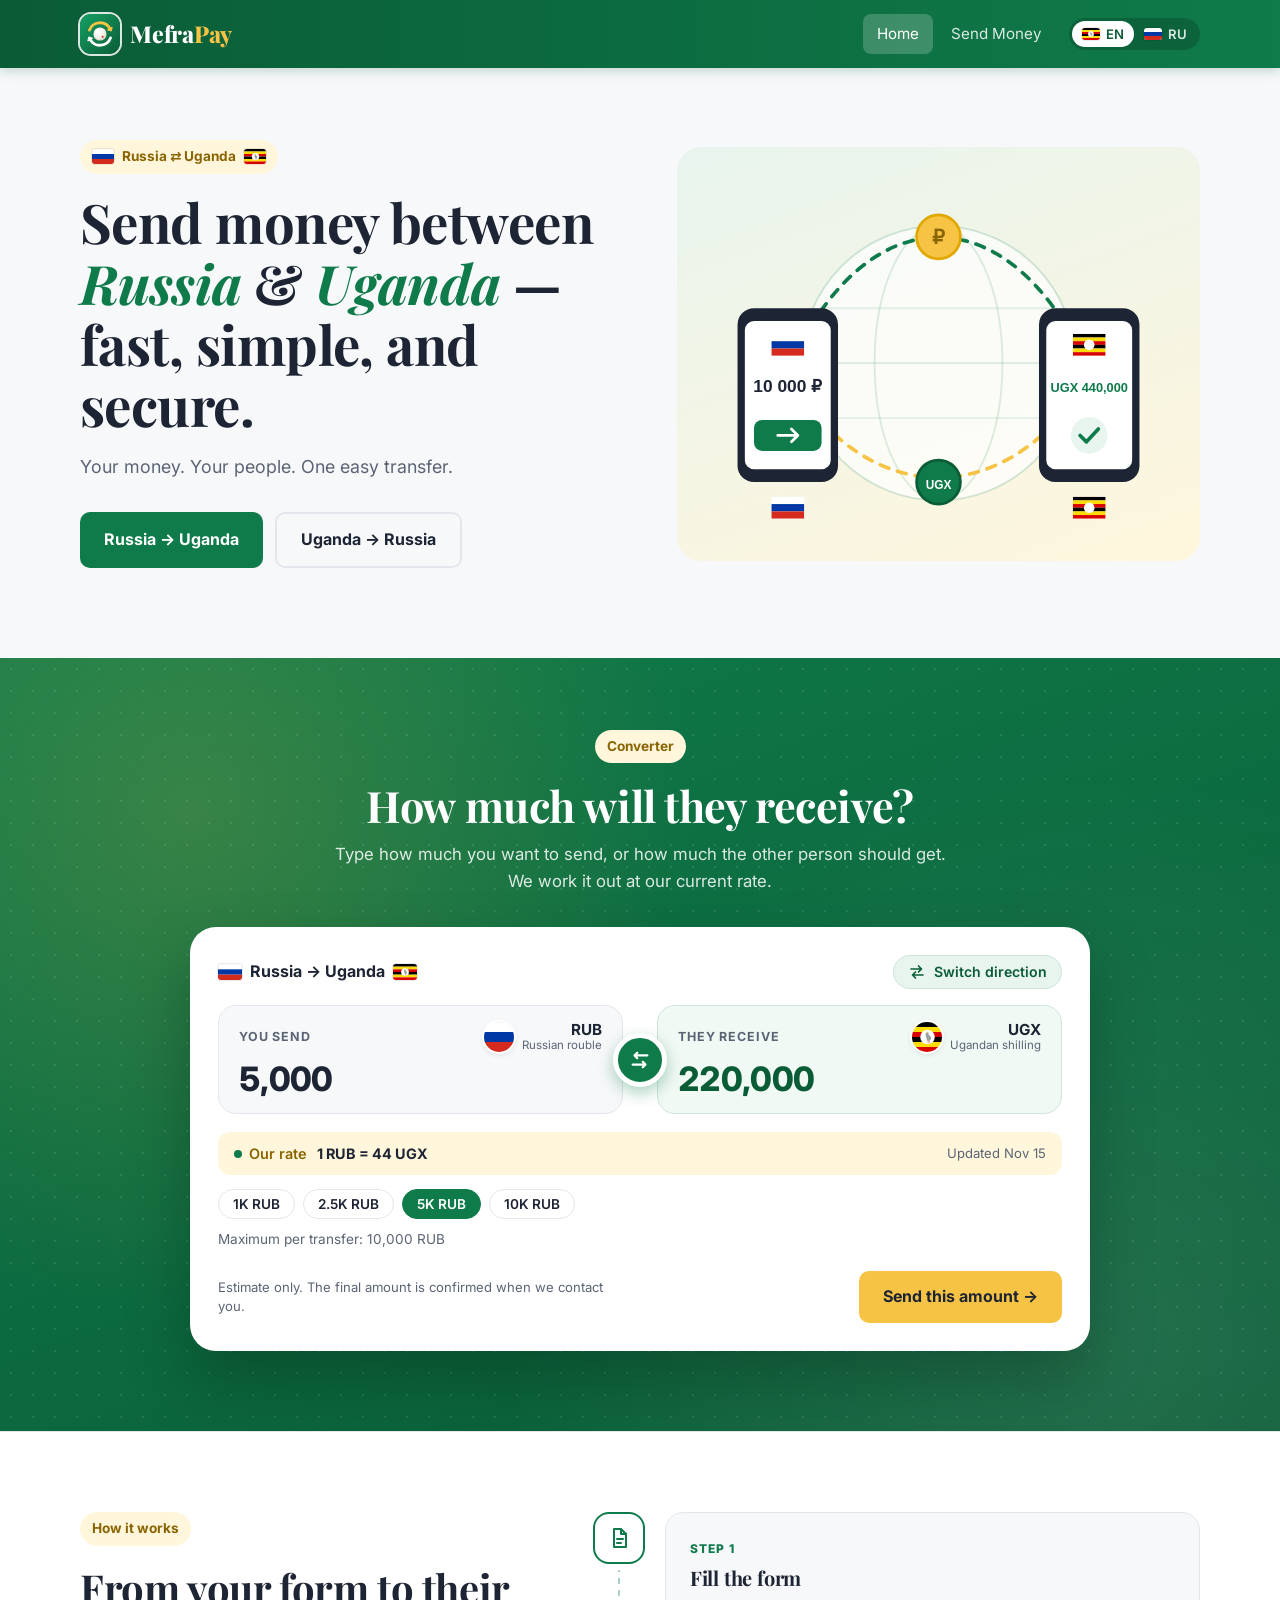
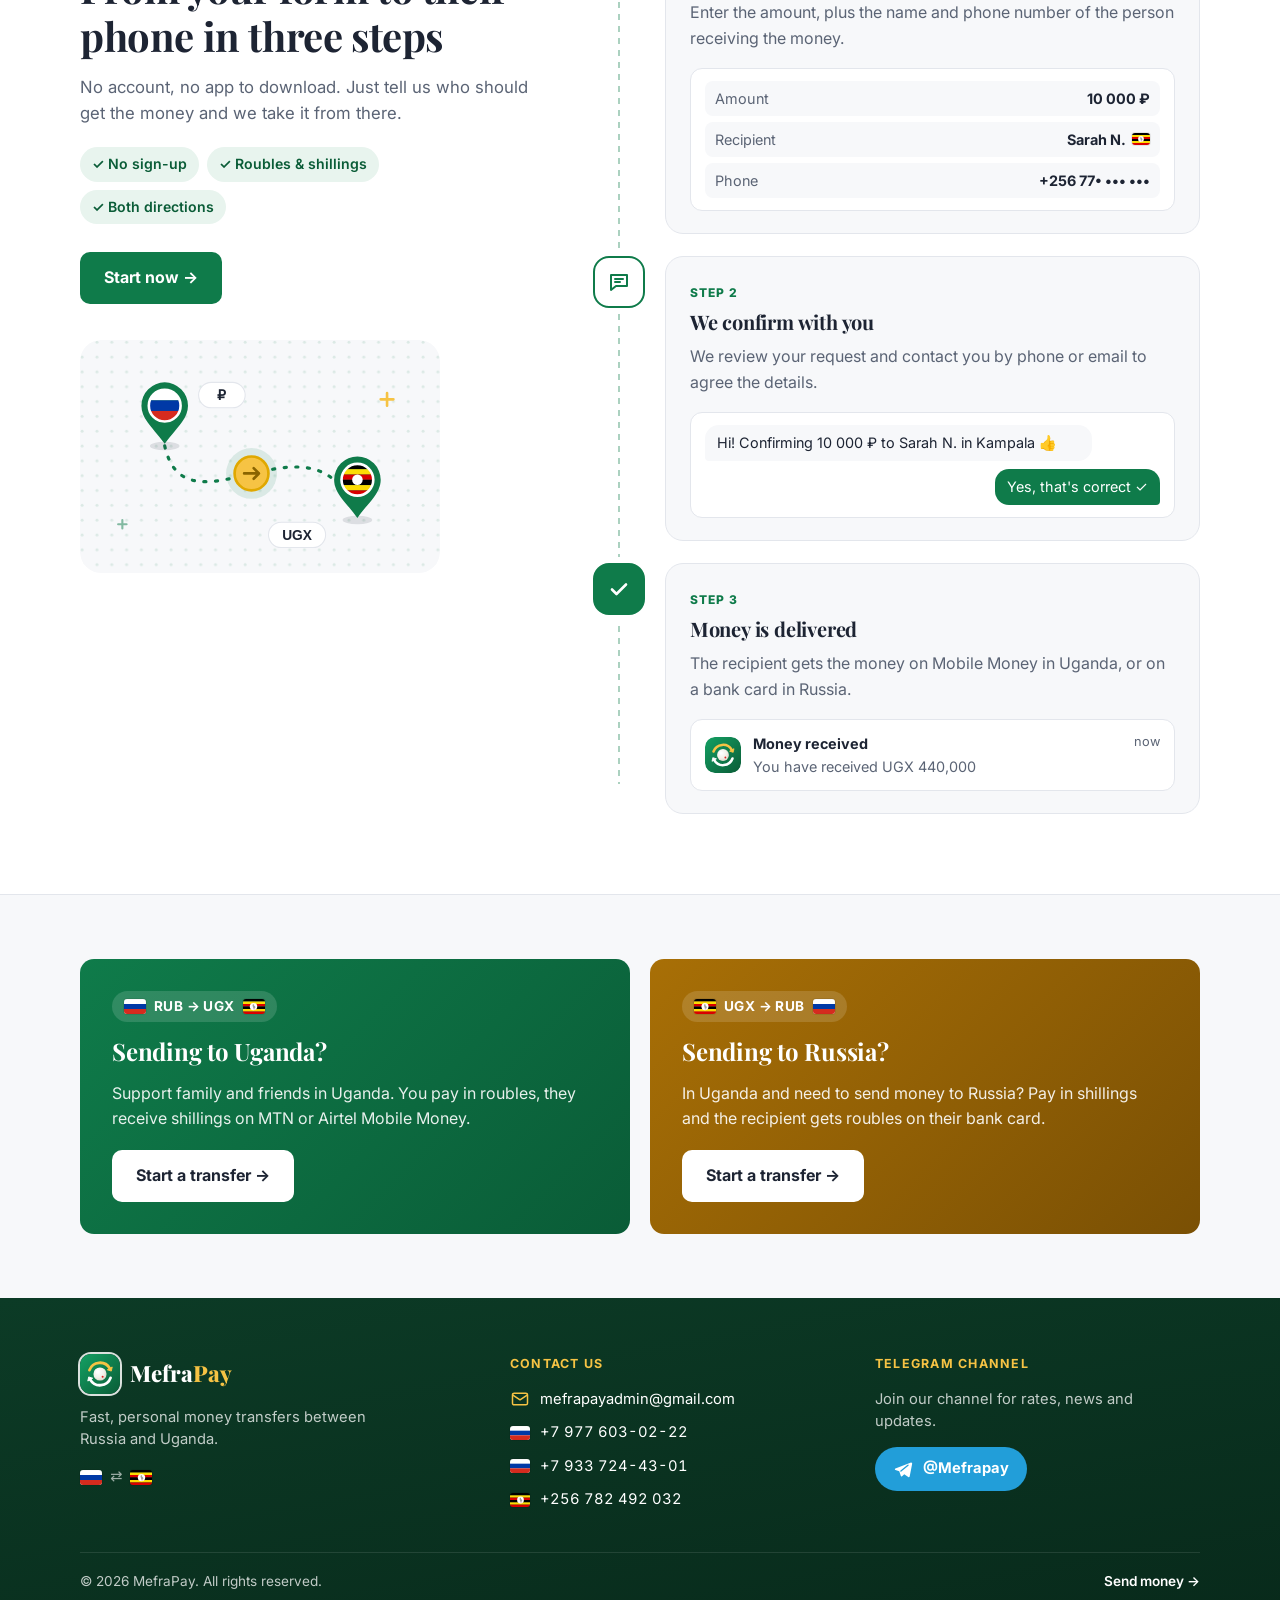
<file: index.html>
<!DOCTYPE html>
<html lang="en">
<head>
  <meta charset="UTF-8">
  <meta name="viewport" content="width=device-width, initial-scale=1.0">
  <title data-i18n="title.home">MefraPay – Money transfers Russia ⇄ Uganda</title>
  <meta name="description" content="Send money between Russia and Uganda. Roubles and Ugandan shillings, in both directions.">
  <link rel="preconnect" href="https://fonts.googleapis.com">
  <link rel="preconnect" href="https://fonts.gstatic.com" crossorigin>
  <link href="https://fonts.googleapis.com/css2?family=Inter:wght@400;500;600;700&family=Playfair+Display:wght@600;700;800&display=swap" rel="stylesheet">
  <link rel="icon" type="image/svg+xml" href="images/logo.svg">
  <link rel="stylesheet" href="styles.css">
</head>
<body>

  <header class="site-header">
    <div class="container">
      <a href="index.html" class="logo"><img src="images/logo.svg" alt="" class="logo-mark"><span class="name">Mefra<span class="accent">Pay</span></span></a>
      <div class="header-right">
        <nav class="nav">
          <a href="index.html" class="active home-link" data-i18n="nav.home">Home</a>
          <a href="send.html" data-i18n="nav.send">Send Money</a>
        </nav>
        <div class="lang-switch" role="group" aria-label="Language / Язык">
          <button type="button" data-lang="en"><img src="images/flag-ug.svg" alt="" class="flag">EN</button>
          <button type="button" data-lang="ru"><img src="images/flag-ru.svg" alt="" class="flag">RU</button>
        </div>
      </div>
    </div>
  </header>

  <main>
    <section class="hero">
      <div class="container">
        <div>
          <span class="eyebrow">
            <img src="images/flag-ru.svg" alt="" class="flag">
            <span data-i18n="hero.eyebrow">Russia ⇄ Uganda</span>
            <img src="images/flag-ug.svg" alt="" class="flag">
          </span>
          <h1 data-i18n-html="hero.title">Send money between <span>Russia</span> &amp; <span>Uganda</span> — fast, simple, and secure.</h1>
          <p class="lead" data-i18n="hero.lead">Your money. Your people. One easy transfer.</p>
          <div class="hero-actions">
            <a href="send.html?dir=to" class="btn btn-primary" data-i18n="route.to">Russia → Uganda</a>
            <a href="send.html?dir=from" class="btn btn-ghost" data-i18n="route.from">Uganda → Russia</a>
          </div>
        </div>
        <div class="hero-art">
          <img src="images/hero.svg" alt="Illustration of roubles sent from a phone in Russia arriving as shillings on a phone in Uganda">
        </div>
      </div>
    </section>

    <section class="converter-band" id="converter">
      <div class="container">
        <div class="conv-head">
          <span class="eyebrow" data-i18n="conv.eyebrow">Converter</span>
          <h2 data-i18n="conv.title">How much will they receive?</h2>
          <p data-i18n="conv.lead">Type how much you want to send, or how much the other person should get. We work out the rest using the latest exchange rate.</p>
        </div>

        <div class="cx-card">
          <div class="cx-route">
            <div class="cx-route-text" id="c-route" aria-live="polite"></div>
            <button type="button" id="c-switch" class="cx-switch">
              <svg viewBox="0 0 24 24" aria-hidden="true"><path d="M4 8h14m0 0-4-4m4 4-4 4M20 16H6m0 0 4-4m-4 4 4 4"/></svg>
              <span data-i18n="conv.switch">Switch direction</span>
            </button>
          </div>
          <div class="cx-row">
            <div class="cx-panel">
              <div class="cx-top">
                <label for="c-send" data-i18n="conv.send">You send</label>
                <span class="cx-cur">
                  <img id="c-send-flag" src="images/flag-ru.svg" alt="" class="round-flag">
                  <span><b id="c-send-cur">RUB</b><small id="c-send-name">Russian rouble</small></span>
                </span>
              </div>
              <input type="text" id="c-send" class="cx-input" inputmode="decimal" autocomplete="off">
            </div>

            <button type="button" id="c-swap" class="cx-swap hint" aria-label="Switch direction" title="Switch direction">
              <svg viewBox="0 0 24 24" aria-hidden="true"><path d="M7 4v14m0 0l-3-3m3 3l3-3M17 20V6m0 0l-3 3m3-3l3 3"/></svg>
            </button>

            <div class="cx-panel receive">
              <div class="cx-top">
                <label for="c-recv" data-i18n="conv.receive">They receive</label>
                <span class="cx-cur">
                  <img id="c-recv-flag" src="images/flag-ug.svg" alt="" class="round-flag">
                  <span><b id="c-recv-cur">UGX</b><small id="c-recv-name">Ugandan shilling</small></span>
                </span>
              </div>
              <input type="text" id="c-recv" class="cx-input" inputmode="decimal" autocomplete="off">
            </div>
          </div>

          <div class="cx-bar">
            <span class="cx-live"><i class="dot still" id="c-dot"></i><span id="c-status" data-i18n="conv.ours">Our rate</span></span>
            <b id="c-rate">…</b>
            <span id="c-fee-row" hidden>· <span data-i18n="conv.fee">Our fee</span> <b id="c-fee"></b></span>
            <span class="cx-updated" id="c-updated"></span>
          </div>

          <div class="cx-chips" id="c-chips" aria-label="Quick amounts"></div>
          <p class="cx-limit" id="c-limit" aria-live="polite"></p>

          <div class="cx-foot">
            <p data-i18n="conv.note">Estimate only. The final amount is confirmed when we contact you.</p>
            <a href="send.html" id="c-cta" class="btn btn-accent" data-i18n="conv.cta">Send this amount →</a>
          </div>
        </div>
      </div>
    </section>

    <section class="how" id="how">
      <div class="container how-grid">

        <div class="how-intro">
          <span class="eyebrow" data-i18n="how.eyebrow">How it works</span>
          <h2 data-i18n="how.title">From your form to their phone in three steps</h2>
          <p data-i18n="how.lead">No account, no app to download. Just tell us who should get the money and we take it from there.</p>
          <div class="how-badges">
            <span data-i18n="how.b1">✓ No sign-up</span>
            <span data-i18n="how.b2">✓ Roubles &amp; shillings</span>
            <span data-i18n="how.b3">✓ Both directions</span>
          </div>
          <a href="send.html" class="btn btn-primary" data-i18n="how.cta">Start now →</a>
          <img src="images/how-route.svg" alt="Map pins for Russia and Uganda joined by a dotted route" class="how-art">
        </div>

        <ol class="timeline">
          <li class="tl-step">
            <div class="tl-icon" aria-hidden="true">
              <svg viewBox="0 0 24 24"><path d="M7 3h7l5 5v13H7z"/><path d="M14 3v5h5M10 13h6M10 17h4"/></svg>
            </div>
            <div class="tl-card">
              <span class="tl-label" data-i18n="s1.label">Step 1</span>
              <h3 data-i18n="s1.title">Fill the form</h3>
              <p data-i18n="s1.text">Enter the amount, plus the name and phone number of the person receiving the money.</p>
              <div class="tl-preview preview-form" aria-hidden="true">
                <div class="pf-row"><span data-i18n="pf.amount">Amount</span><b>10 000 ₽</b></div>
                <div class="pf-row"><span data-i18n="pf.recipient">Recipient</span><b>Sarah N. <img src="images/flag-ug.svg" alt="" class="flag"></b></div>
                <div class="pf-row"><span data-i18n="pf.phone">Phone</span><b>+256 77• ••• •••</b></div>
              </div>
            </div>
          </li>

          <li class="tl-step">
            <div class="tl-icon" aria-hidden="true">
              <svg viewBox="0 0 24 24"><path d="M4 5h16v11H9l-5 4z"/><path d="M8 9h8M8 12h5"/></svg>
            </div>
            <div class="tl-card">
              <span class="tl-label" data-i18n="s2.label">Step 2</span>
              <h3 data-i18n="s2.title">We confirm with you</h3>
              <p data-i18n="s2.text">We review your request and contact you by phone or email to agree the details.</p>
              <div class="tl-preview preview-chat" aria-hidden="true">
                <div class="bubble in" data-i18n="chat.in">Hi! Confirming 10 000 ₽ to Sarah N. in Kampala 👍</div>
                <div class="bubble out" data-i18n="chat.out">Yes, that's correct ✓</div>
              </div>
            </div>
          </li>

          <li class="tl-step">
            <div class="tl-icon done" aria-hidden="true">
              <svg viewBox="0 0 24 24"><path d="M5 12.5l4.5 4.5L19 7.5"/></svg>
            </div>
            <div class="tl-card">
              <span class="tl-label" data-i18n="s3.label">Step 3</span>
              <h3 data-i18n="s3.title">Money is delivered</h3>
              <p data-i18n="s3.text">The recipient gets the money on Mobile Money in Uganda, or on a bank card in Russia.</p>
              <div class="tl-preview preview-notify" aria-hidden="true">
                <div class="pn-icon"><img src="images/logo.svg" alt=""></div>
                <div>
                  <b data-i18n="notify.title">Money received</b>
                  <span data-i18n="notify.text">You have received UGX 440,000</span>
                </div>
                <time data-i18n="notify.time">now</time>
              </div>
            </div>
          </li>
        </ol>

      </div>
    </section>

    <section class="section" style="padding-top:0">
      <div class="container directions">
        <div class="direction to">
          <div class="route-chip"><img src="images/flag-ru.svg" alt="" class="flag"> RUB → UGX <img src="images/flag-ug.svg" alt="" class="flag"></div>
          <h3 data-i18n="dir.to.title">Sending to Uganda?</h3>
          <p data-i18n="dir.to.text">Support family and friends in Uganda. You pay in roubles, they receive shillings on MTN or Airtel Mobile Money.</p>
          <a href="send.html?dir=to" class="btn" data-i18n="dir.cta">Start a transfer →</a>
        </div>
        <div class="direction from">
          <div class="route-chip"><img src="images/flag-ug.svg" alt="" class="flag"> UGX → RUB <img src="images/flag-ru.svg" alt="" class="flag"></div>
          <h3 data-i18n="dir.from.title">Sending to Russia?</h3>
          <p data-i18n="dir.from.text">In Uganda and need to send money to Russia? Pay in shillings and the recipient gets roubles on their bank card.</p>
          <a href="send.html?dir=from" class="btn" data-i18n="dir.cta">Start a transfer →</a>
        </div>
      </div>
    </section>
  </main>

  <footer class="site-footer">
    <div class="container footer-grid">
      <div class="footer-col">
        <a href="index.html" class="footer-logo"><img src="images/logo.svg" alt="" class="logo-mark"><span>Mefra<span class="accent">Pay</span></span></a>
        <p data-i18n="footer.tagline">Fast, personal money transfers between Russia and Uganda.</p>
        <span class="footer-flags" aria-label="Russia and Uganda"><img src="images/flag-ru.svg" alt="Russia" class="flag"><span aria-hidden="true">⇄</span><img src="images/flag-ug.svg" alt="Uganda" class="flag"></span>
      </div>

      <div class="footer-col">
        <h4 data-i18n="footer.contact">Contact us</h4>
        <ul class="contact-list">
          <li>
            <svg class="ico" viewBox="0 0 24 24" aria-hidden="true"><rect x="3" y="5" width="18" height="14" rx="2"/><path d="M3 7l9 6 9-6"/></svg>
            <a href="mailto:mefrapayadmin@gmail.com">mefrapayadmin@gmail.com</a>
          </li>
          <li><img src="images/flag-ru.svg" alt="Russia" class="flag"><a href="tel:+79776030222">+7 977 603-02-22</a></li>
          <li><img src="images/flag-ru.svg" alt="Russia" class="flag"><a href="tel:+79337244301">+7 933 724-43-01</a></li>
          <li><img src="images/flag-ug.svg" alt="Uganda" class="flag"><a href="tel:+256782492032">+256 782 492 032</a></li>
        </ul>
      </div>

      <div class="footer-col">
        <h4 data-i18n="footer.telegram">Telegram channel</h4>
        <p data-i18n="footer.join">Join our channel for rates, news and updates.</p>
        <a class="tg-btn" href="https://t.me/Mefrapay" target="_blank" rel="noopener">
          <svg viewBox="0 0 24 24" aria-hidden="true"><path d="M21.6 4.1 2.9 11.3c-.9.4-.9 1.6 0 1.9l4.6 1.5 1.8 5.5c.2.7 1.1.9 1.6.4l2.6-2.4 4.8 3.5c.6.5 1.5.1 1.7-.6l3-15.4c.2-.9-.7-1.6-1.4-1.6Z" fill="currentColor"/><path d="M9.5 14.5 18 7.5" stroke="#229ED9" stroke-width="1.6" stroke-linecap="round"/></svg>
          @Mefrapay
        </a>
      </div>
    </div>

    <div class="container footer-bottom">
      <span>© <span id="year"></span> MefraPay. <span data-i18n="footer.rights">All rights reserved.</span></span>
      <a href="send.html" data-i18n="footer.send">Send money →</a>
    </div>
  </footer>

  <script src="i18n.js"></script>
  <script src="rates.js"></script>
  <script>
    document.getElementById('year').textContent = new Date().getFullYear();

    // ---------- Converter ----------
    (function () {
      const $ = id => document.getElementById(id);
      const sendIn = $('c-send'), recvIn = $('c-recv');
      const PRESETS = { RUB: [1000, 2500, 5000, 10000], UGX: [50000, 100000, 250000, 500000] };
      let dir = 'to';            // 'to' = Russia → Uganda, 'from' = Uganda → Russia
      let lastEdited = 'send';

      const curs = () => dir === 'to'
        ? { from: 'RUB', to: 'UGX', fFlag: 'flag-ru', tFlag: 'flag-ug' }
        : { from: 'UGX', to: 'RUB', fFlag: 'flag-ug', tFlag: 'flag-ru' };

      const loc = () => (I18N.lang === 'ru' ? 'ru-RU' : 'en-US');
      const num = (n, cur) => isFinite(n) && n > 0
        ? n.toLocaleString(loc(), { maximumFractionDigits: cur === 'UGX' ? 0 : 2 }) : '';
      const short = n => n.toLocaleString(loc(), { notation: 'compact', maximumFractionDigits: 1 });

      function renderChips() {
        const c = curs();
        const current = Rates.parse(sendIn.value);
        $('c-chips').innerHTML = '';
        PRESETS[c.from].filter(v => v <= Rates.maxFor(c.from)).forEach(v => {
          const b = document.createElement('button');
          b.type = 'button';
          b.className = 'chip' + (v === current ? ' on' : '');
          b.textContent = short(v) + ' ' + c.from;
          b.addEventListener('click', () => { sendIn.value = num(v, c.from); lastEdited = 'send'; update(); });
          $('c-chips').appendChild(b);
        });
      }

      function update() {
        const c = curs();
        $('c-send-cur').textContent = c.from;
        $('c-recv-cur').textContent = c.to;
        $('c-send-name').textContent = I18N.t('cur.' + c.from);
        $('c-recv-name').textContent = I18N.t('cur.' + c.to);
        $('c-send-flag').src = 'images/' + c.fFlag + '.svg';
        $('c-recv-flag').src = 'images/' + c.tFlag + '.svg';

        let send;
        if (lastEdited === 'send') {
          send = Rates.parse(sendIn.value);
          recvIn.value = num(Rates.receiveFor(send, c.from, c.to), c.to);
        } else {
          send = Rates.sendFor(Rates.parse(recvIn.value), c.from, c.to);
          sendIn.value = num(send, c.from);
        }

        $('c-rate').textContent = Rates.rateText(c.from, c.to);
        const feePct = Rates.config.FEE_PERCENT;
        $('c-fee-row').hidden = !feePct;
        if (feePct) $('c-fee').textContent = Rates.format(Rates.feeFor(send), c.from) + ' (' + feePct + '%)';

        const i = Rates.info;
                $('c-status').textContent = I18N.t('conv.ours');
        $('c-updated').textContent = i.updated
          ? I18N.t('conv.updated') + ' ' + i.updated.toLocaleDateString(loc(), { day: 'numeric', month: 'short' })
          : '';

        const amt = Math.round(send * 100) / 100;
        $('c-cta').href = 'send.html?dir=' + dir + (amt > 0 ? '&amount=' + amt + '&cur=' + c.from : '');

        // Transfer limit (rates.js → MAX_SEND)
        const max = Rates.maxFor(c.from);
        const over = send > max + 0.005;
        $('c-limit').textContent = I18N.t(over ? 'limit.over' : 'limit.max').replace('{max}', Rates.format(max, c.from));
        $('c-limit').classList.toggle('over', over);
        $('c-cta').classList.toggle('disabled', over);
        $('c-cta').setAttribute('aria-disabled', over ? 'true' : 'false');
        renderChips();
      }

      sendIn.addEventListener('input', () => { lastEdited = 'send'; update(); });
      recvIn.addEventListener('input', () => { lastEdited = 'recv'; update(); });

      // Swap: flip direction, the amount they would receive becomes what is sent back
      function swap() {
        dir = dir === 'to' ? 'from' : 'to';
        $('c-swap').classList.remove('hint');
        $('c-swap').classList.toggle('flipped');
        sendIn.value = num(dir === 'to' ? 5000 : 250000, curs().from);
        lastEdited = 'send';
        update();
      }
      $('c-swap').addEventListener('click', swap);
      $('c-switch').addEventListener('click', swap);

      // Direction bar: "🇷🇺 Russia → Uganda 🇺🇬" + translated button labels
      function renderRoute() {
        const c = curs();
        $('c-route').innerHTML =
          '<img src="images/' + c.fFlag + '.svg" alt="" class="flag"> <b>' +
          I18N.t(dir === 'to' ? 'route.to' : 'route.from') +
          '</b> <img src="images/' + c.tFlag + '.svg" alt="" class="flag">';
        const label = I18N.t('conv.switch');
        $('c-swap').title = label;
        $('c-swap').setAttribute('aria-label', label);
      }
      document.addEventListener('langchange', renderRoute);
      $('c-swap').addEventListener('click', renderRoute);
      $('c-switch').addEventListener('click', renderRoute);
      renderRoute();

      document.addEventListener('ratesready', update);
      document.addEventListener('langchange', () => {
        if (lastEdited === 'send') sendIn.value = num(Rates.parse(sendIn.value), curs().from);
        else recvIn.value = num(Rates.parse(recvIn.value), curs().to);
        update();
      });

      sendIn.value = num(5000, 'RUB');
      $('c-cta').addEventListener('click', e => { if ($('c-cta').classList.contains('disabled')) e.preventDefault(); });
      update();
    })();
  </script>
</body>
</html>
</file>
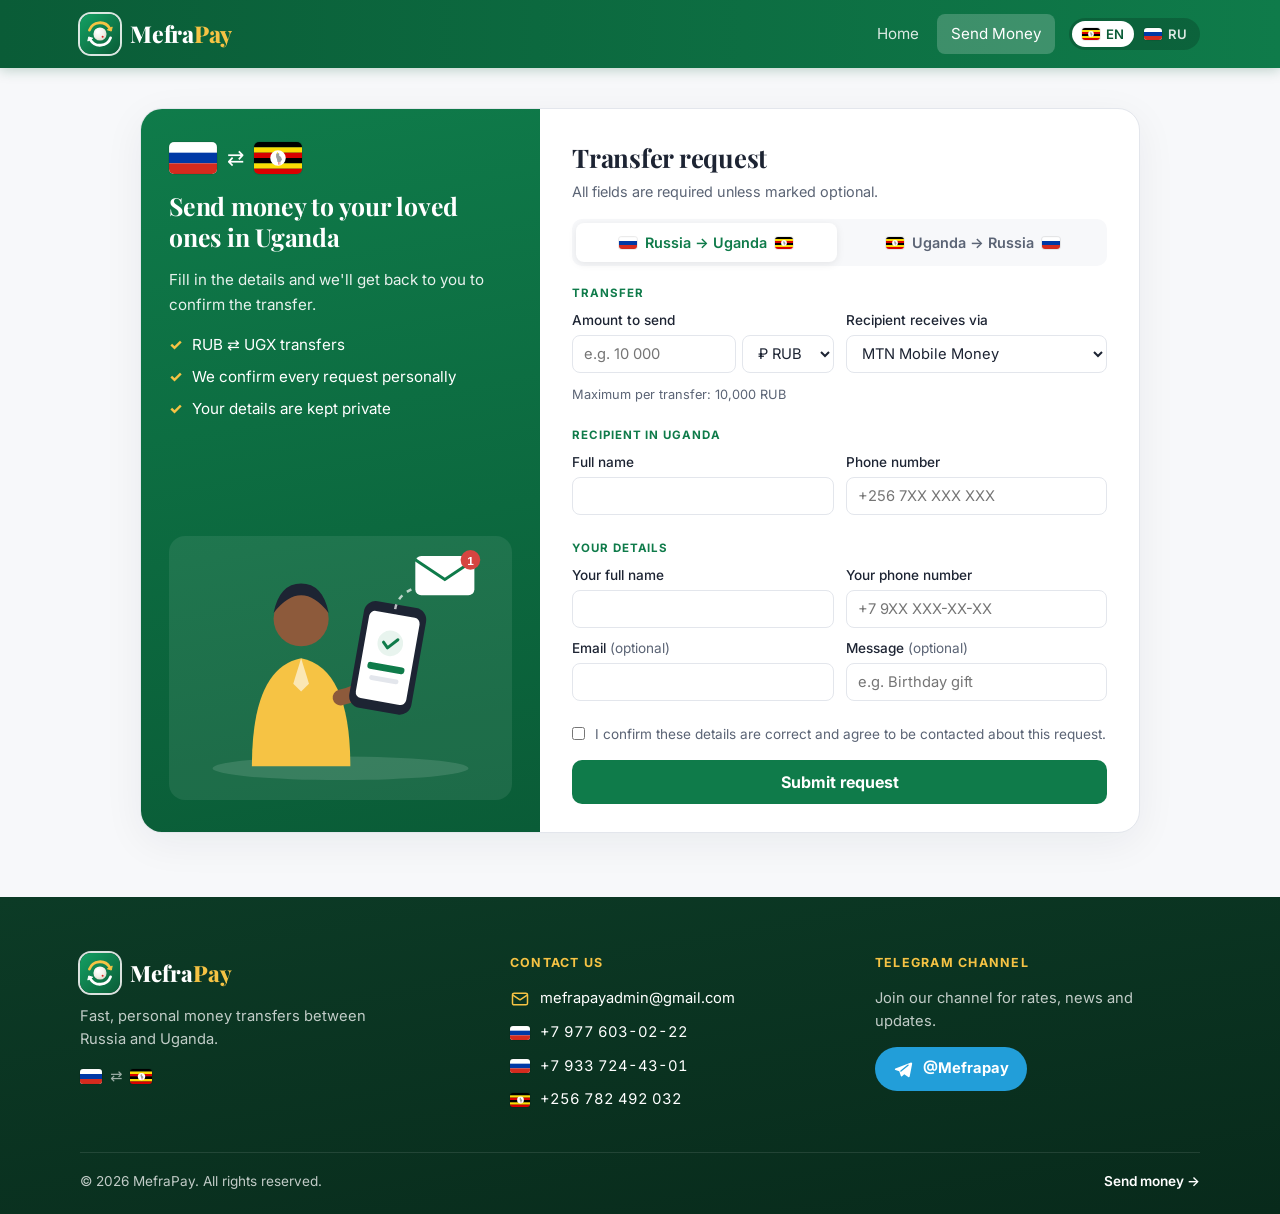
<file: send.html>
<!DOCTYPE html>
<html lang="en">
<head>
  <meta charset="UTF-8">
  <meta name="viewport" content="width=device-width, initial-scale=1.0">
  <title data-i18n="title.send">Send Money – MefraPay</title>
  <link rel="preconnect" href="https://fonts.googleapis.com">
  <link rel="preconnect" href="https://fonts.gstatic.com" crossorigin>
  <link href="https://fonts.googleapis.com/css2?family=Inter:wght@400;500;600;700&family=Playfair+Display:wght@600;700;800&display=swap" rel="stylesheet">
  <link rel="icon" type="image/svg+xml" href="images/logo.svg">
  <link rel="stylesheet" href="styles.css">
</head>
<body>

  <header class="site-header">
    <div class="container">
      <a href="index.html" class="logo"><img src="images/logo.svg" alt="" class="logo-mark"><span class="name">Mefra<span class="accent">Pay</span></span></a>
      <div class="header-right">
        <nav class="nav">
          <a href="index.html" class="home-link" data-i18n="nav.home">Home</a>
          <a href="send.html" class="active" data-i18n="nav.send">Send Money</a>
        </nav>
        <div class="lang-switch" role="group" aria-label="Language / Язык">
          <button type="button" data-lang="en"><img src="images/flag-ug.svg" alt="" class="flag">EN</button>
          <button type="button" data-lang="ru"><img src="images/flag-ru.svg" alt="" class="flag">RU</button>
        </div>
      </div>
    </div>
  </header>

  <main class="form-page">
    <div class="container">
      <div class="form-layout">

        <aside class="form-aside">
          <div class="aside-flags">
            <img src="images/flag-ru.svg" alt="Russia" class="flag lg">
            <span>⇄</span>
            <img src="images/flag-ug.svg" alt="Uganda" class="flag lg">
          </div>
          <h2 id="aside-title">Send money to your loved ones in Uganda</h2>
          <p data-i18n="aside.text">Fill in the details and we'll get back to you to confirm the transfer.</p>
          <ul>
            <li data-i18n="aside.li1">RUB ⇄ UGX transfers</li>
            <li data-i18n="aside.li2">We confirm every request personally</li>
            <li data-i18n="aside.li3">Your details are kept private</li>
          </ul>
          <div class="art">
            <img src="images/form-side.svg" alt="Person receiving a money transfer on their phone">
          </div>
        </aside>

        <section class="form-main">
          <h1 data-i18n="form.title">Transfer request</h1>
          <p data-i18n="form.sub">All fields are required unless marked optional.</p>

          <!-- FormSubmit.co delivers submissions to this email address -->
          <form id="transfer-form" action="https://formsubmit.co/desireasiimwe24@gmail.com" method="POST">
            <!-- FormSubmit settings -->
            <input type="hidden" name="_subject" id="subject" value="New transfer request: Russia → Uganda">
            <input type="hidden" name="_template" value="box">
            <input type="hidden" name="_captcha" value="true">
            <input type="hidden" name="_next" id="next">
            <!-- One-line summary shown first in the email (filled in on submit) -->
            <input type="hidden" name="Reference" id="reference">
            <input type="hidden" name="Summary" id="summary">
            <input type="text" name="_honey" style="display:none" tabindex="-1" autocomplete="off">

            <div class="toggle" role="radiogroup" aria-label="Direction">
              <input type="radio" name="Direction" id="dir-to" value="Russia → Uganda" checked>
              <label for="dir-to"><img src="images/flag-ru.svg" alt="" class="flag"><span data-i18n="route.to">Russia → Uganda</span><img src="images/flag-ug.svg" alt="" class="flag"></label>
              <input type="radio" name="Direction" id="dir-from" value="Uganda → Russia">
              <label for="dir-from"><img src="images/flag-ug.svg" alt="" class="flag"><span data-i18n="route.from">Uganda → Russia</span><img src="images/flag-ru.svg" alt="" class="flag"></label>
            </div>

            <fieldset>
              <legend data-i18n="legend.transfer">Transfer</legend>
              <div class="grid-2">
                <div class="field">
                  <label for="amount" data-i18n="f.amount">Amount to send</label>
                  <div class="amount-row">
                    <input type="number" id="amount" name="Amount" min="1" step="any" data-i18n-ph="ph.amount" placeholder="e.g. 10 000" required>
                    <select id="currency" name="Currency" aria-label="Currency">
                      <option value="RUB">₽ RUB</option>
                      <option value="UGX">UGX</option>
                    </select>
                  </div>
                </div>
                <div class="field">
                  <label for="payout" data-i18n="f.payout">Recipient receives via</label>
                  <select id="payout" name="Payout method" required></select>
                </div>
              </div>
              <div class="estimate" id="estimate" aria-live="polite" hidden>
                <span id="est-label"></span>
                <strong id="est-value"></strong>
                <small id="est-rate"></small>
              </div>
              <p class="limit-msg" id="limit-msg" aria-live="polite"></p>
              <input type="hidden" name="Estimated recipient amount" id="est-field">
              <input type="hidden" name="Exchange rate used" id="rate-field">
            </fieldset>

            <fieldset>
              <legend id="recipient-legend">Recipient in Uganda</legend>
              <div class="grid-2">
                <div class="field">
                  <label for="r-name" data-i18n="f.fullname">Full name</label>
                  <input type="text" id="r-name" name="Recipient name" autocomplete="off" required>
                </div>
                <div class="field">
                  <label for="r-phone" data-i18n="f.phone">Phone number</label>
                  <input type="tel" id="r-phone" name="Recipient phone" placeholder="+256 7XX XXX XXX" required>
                </div>
              </div>
            </fieldset>

            <fieldset>
              <legend data-i18n="legend.sender">Your details</legend>
              <div class="grid-2">
                <div class="field">
                  <label for="s-name" data-i18n="f.yourname">Your full name</label>
                  <input type="text" id="s-name" name="Sender name" autocomplete="name" required>
                </div>
                <div class="field">
                  <label for="s-phone" data-i18n="f.yourphone">Your phone number</label>
                  <input type="tel" id="s-phone" name="Sender phone" autocomplete="tel" placeholder="+7 9XX XXX-XX-XX" required>
                </div>
                <div class="field">
                  <label for="s-email"><span data-i18n="f.email">Email</span> <span class="opt" data-i18n="opt">(optional)</span></label>
                  <input type="email" id="s-email" name="email" autocomplete="email">
                </div>
                <div class="field">
                  <label for="notes"><span data-i18n="f.notes">Message</span> <span class="opt" data-i18n="opt">(optional)</span></label>
                  <input type="text" id="notes" name="Notes" data-i18n-ph="ph.notes" placeholder="e.g. Birthday gift">
                </div>
              </div>
            </fieldset>

            <label class="consent">
              <input type="checkbox" required>
              <span data-i18n="consent">I confirm these details are correct and agree to be contacted about this request.</span>
            </label>

            <input type="hidden" name="Site language" id="site-lang" value="English">
            <input type="hidden" name="Submitted" id="submitted">

            <button type="submit" class="btn btn-primary" id="submit-btn">
              <span class="spinner" aria-hidden="true"></span>
              <span id="submit-label" data-i18n="submit">Submit request</span>
            </button>
          </form>

          <!-- Success screen, shown in place of the form after sending -->
          <div id="success" class="success" hidden tabindex="-1">
            <div class="success-badge" aria-hidden="true">
              <svg viewBox="0 0 24 24"><path d="M5 12.5l4.5 4.5L19 7.5"/></svg>
            </div>
            <h1 data-i18n="ok.title">Request sent!</h1>
            <p id="ok-text" class="ok-text"></p>

            <div class="ref-box">
              <div>
                <span data-i18n="ok.ref">Reference number</span>
                <strong id="ok-ref">MP-000000-XXXX</strong>
              </div>
              <button type="button" id="copy-ref" class="copy-btn" data-i18n="ok.copy">Copy</button>
            </div>

            <!-- Where to pay: filled from accounts.js -->
            <div class="pay-box" id="pay-box" hidden>
              <div class="pay-head">
                <h3 data-i18n="pay.title">Pay to this account</h3>
                <div class="pay-amount">
                  <span data-i18n="pay.amount">Amount to pay</span>
                  <strong id="pay-amount"></strong>
                </div>
              </div>
              <div class="pay-accounts" id="pay-accounts"></div>
              <p class="pay-comment" id="pay-comment"></p>
              <div class="pay-receipt">
                <span data-i18n="pay.receipt">After paying, send us the receipt and your reference number:</span>
                <div class="pay-contacts" id="pay-contacts"></div>
              </div>
            </div>
            <p class="pay-pending" id="pay-pending" hidden data-i18n="pay.pending">We'll send you the payment details when we contact you.</p>

            <dl class="ok-summary">
              <div><dt data-i18n="ok.route">Route</dt><dd id="ok-route"></dd></div>
              <div><dt data-i18n="pf.amount">Amount</dt><dd id="ok-amount"></dd></div>
              <div id="ok-est-row"><dt data-i18n="conv.receive">They receive</dt><dd id="ok-est"></dd></div>
              <div><dt data-i18n="pf.recipient">Recipient</dt><dd id="ok-recipient"></dd></div>
              <div><dt data-i18n="pf.phone">Phone</dt><dd id="ok-phone"></dd></div>
              <div><dt data-i18n="f.payout">Recipient receives via</dt><dd id="ok-payout"></dd></div>
            </dl>

            <h3 data-i18n="ok.next">What happens next</h3>
            <ol class="ok-next">
              <li id="ok-s1"></li>
              <li id="ok-s2"></li>
              <li id="ok-s3"></li>
            </ol>
            <p class="ok-keep" data-i18n="ok.keep">Save your reference number in case you need to contact us.</p>

            <div class="ok-actions">
              <button type="button" id="send-another" class="btn btn-primary" data-i18n="ok.again">Send another</button>
              <a href="index.html" class="btn btn-ghost" data-i18n="ok.home">Back to home</a>
            </div>
          </div>
        </section>

      </div>
    </div>
  </main>

  <footer class="site-footer">
    <div class="container footer-grid">
      <div class="footer-col">
        <a href="index.html" class="footer-logo"><img src="images/logo.svg" alt="" class="logo-mark"><span>Mefra<span class="accent">Pay</span></span></a>
        <p data-i18n="footer.tagline">Fast, personal money transfers between Russia and Uganda.</p>
        <span class="footer-flags" aria-label="Russia and Uganda"><img src="images/flag-ru.svg" alt="Russia" class="flag"><span aria-hidden="true">⇄</span><img src="images/flag-ug.svg" alt="Uganda" class="flag"></span>
      </div>

      <div class="footer-col">
        <h4 data-i18n="footer.contact">Contact us</h4>
        <ul class="contact-list">
          <li>
            <svg class="ico" viewBox="0 0 24 24" aria-hidden="true"><rect x="3" y="5" width="18" height="14" rx="2"/><path d="M3 7l9 6 9-6"/></svg>
            <a href="mailto:mefrapayadmin@gmail.com">mefrapayadmin@gmail.com</a>
          </li>
          <li><img src="images/flag-ru.svg" alt="Russia" class="flag"><a href="tel:+79776030222">+7 977 603-02-22</a></li>
          <li><img src="images/flag-ru.svg" alt="Russia" class="flag"><a href="tel:+79337244301">+7 933 724-43-01</a></li>
          <li><img src="images/flag-ug.svg" alt="Uganda" class="flag"><a href="tel:+256782492032">+256 782 492 032</a></li>
        </ul>
      </div>

      <div class="footer-col">
        <h4 data-i18n="footer.telegram">Telegram channel</h4>
        <p data-i18n="footer.join">Join our channel for rates, news and updates.</p>
        <a class="tg-btn" href="https://t.me/Mefrapay" target="_blank" rel="noopener">
          <svg viewBox="0 0 24 24" aria-hidden="true"><path d="M21.6 4.1 2.9 11.3c-.9.4-.9 1.6 0 1.9l4.6 1.5 1.8 5.5c.2.7 1.1.9 1.6.4l2.6-2.4 4.8 3.5c.6.5 1.5.1 1.7-.6l3-15.4c.2-.9-.7-1.6-1.4-1.6Z" fill="currentColor"/><path d="M9.5 14.5 18 7.5" stroke="#229ED9" stroke-width="1.6" stroke-linecap="round"/></svg>
          @Mefrapay
        </a>
      </div>
    </div>

    <div class="container footer-bottom">
      <span>© <span id="year"></span> MefraPay. <span data-i18n="footer.rights">All rights reserved.</span></span>
      <a href="send.html" data-i18n="footer.send">Send money →</a>
    </div>
  </footer>

  <script src="i18n.js"></script>
  <script src="rates.js"></script>
  <script src="accounts.js"></script>
  <script>
    document.getElementById('year').textContent = new Date().getFullYear();

    // Redirect to our own thank-you page after submit (only works when hosted online)
    if (location.protocol.startsWith('http')) {
      document.getElementById('next').value = new URL('thanks.html', location.href).href;
    } else {
      document.getElementById('next').remove();
    }

    const t = I18N.t;
    const dirTo = document.getElementById('dir-to');
    const dirFrom = document.getElementById('dir-from');
    const currency = document.getElementById('currency');
    const payout = document.getElementById('payout');

    // Payout options: value is what you see in the email (English), label is translated
    const PAYOUTS = {
      to:   [['MTN Mobile Money', 'payout.mtn'], ['Airtel Money', 'payout.airtel']],
      from: [['Bank card (Russia)', 'payout.card'], ['SBP (Fast Payment System)', 'payout.sbp']]
    };

    function fillPayout(dir) {
      const prev = payout.value;
      payout.innerHTML = '';
      PAYOUTS[dir].forEach(([value, key]) => {
        const o = document.createElement('option');
        o.value = value; o.textContent = t(key);
        payout.appendChild(o);
      });
      if (PAYOUTS[dir].some(([v]) => v === prev)) payout.value = prev;
    }

    let lastDir = null;
    function applyDirection() {
      const dir = dirTo.checked ? 'to' : 'from';
      const toUganda = dir === 'to';
      document.getElementById('recipient-legend').textContent = t(toUganda ? 'legend.recipient.to' : 'legend.recipient.from');
      document.getElementById('aside-title').textContent = t(toUganda ? 'aside.to' : 'aside.from');
      document.getElementById('subject').value = 'New transfer request: ' + (toUganda ? 'Russia → Uganda' : 'Uganda → Russia');
      document.getElementById('r-phone').placeholder = toUganda ? '+256 7XX XXX XXX' : '+7 9XX XXX-XX-XX';
      document.getElementById('s-phone').placeholder = toUganda ? '+7 9XX XXX-XX-XX' : '+256 7XX XXX XXX';
      document.getElementById('site-lang').value = I18N.lang === 'ru' ? 'Russian' : 'English';
      if (dir !== lastDir) currency.value = toUganda ? 'RUB' : 'UGX';
      fillPayout(dir);
      lastDir = dir;
      updateEstimate();
    }

    // ---------- Live estimate: how much the other party receives ----------
    const enNum = (n, cur) => n.toLocaleString('en-US', { maximumFractionDigits: cur === 'UGX' ? 0 : 2 }) + ' ' + cur;

    function estimateParts() {
      const amt = Number(document.getElementById('amount').value);
      const sendCur = dirTo.checked ? 'RUB' : 'UGX';
      const recvCur = dirTo.checked ? 'UGX' : 'RUB';
      if (!(amt > 0)) return null;
      const paysInSendCur = currency.value === sendCur;
      return {
        amt, sendCur, recvCur, paysInSendCur,
        receive: paysInSendCur ? Rates.receiveFor(amt, sendCur, recvCur) : amt,
        pay: paysInSendCur ? amt : Rates.sendFor(amt, sendCur, recvCur)
      };
    }

    function updateEstimate() {
      const box = document.getElementById('estimate');
      const p = estimateParts();
      const estField = document.getElementById('est-field');
      const rateField = document.getElementById('rate-field');
      checkLimit(p);
      if (!p) { box.hidden = true; estField.value = ''; return; }

      // Shown to the visitor (in their language)
      document.getElementById('est-label').textContent = t(p.paysInSendCur ? 'est.gets' : 'est.pay');
      document.getElementById('est-value').textContent = '≈ ' + (p.paysInSendCur
        ? Rates.format(p.receive, p.recvCur) : Rates.format(p.pay, p.sendCur));
      const fee = Rates.config.FEE_PERCENT;
      document.getElementById('est-rate').textContent = Rates.rateText(p.sendCur, p.recvCur) +
        (fee ? ' · ' + t('conv.fee') + ' ' + fee + '%' : '') +
        (Rates.info.live ? '' : ' · ' + t('conv.offline'));
      box.hidden = false;

      // Sent to you in the email (always English)
      estField.value = 'Sender pays ≈ ' + enNum(p.pay, p.sendCur) + ', recipient gets ≈ ' + enNum(p.receive, p.recvCur);
      rateField.value = Rates.rateText(p.sendCur, p.recvCur, 'en-US') +
        (fee ? ', fee ' + fee + '%' : '') +
        (Rates.info.manual ? ' (your fixed rate)' : Rates.info.live ? ' (live rate)' : ' (fallback rate – check!)');
    }

    // ---------- Transfer limit (set in rates.js → MAX_SEND) ----------
    function checkLimit(p) {
      const sendCur = dirTo.checked ? 'RUB' : 'UGX';
      const max = Rates.maxFor(sendCur);
      const msg = document.getElementById('limit-msg');
      const amountInput = document.getElementById('amount');
      const maxText = Rates.format(max, sendCur);
      const over = p && p.pay > max + 0.005;
      msg.textContent = t(over ? 'limit.over' : 'limit.max').replace('{max}', maxText);
      msg.classList.toggle('over', !!over);
      amountInput.setCustomValidity(over ? msg.textContent : '');
      amountInput.setAttribute('aria-invalid', over ? 'true' : 'false');
    }

    document.getElementById('amount').addEventListener('input', updateEstimate);
    currency.addEventListener('change', updateEstimate);
    document.addEventListener('ratesready', updateEstimate);

    dirTo.addEventListener('change', applyDirection);
    dirFrom.addEventListener('change', applyDirection);
    document.addEventListener('langchange', applyDirection);

    /* ----------------------------------------------------------------
       Google Sheet backup (optional).
       Paste your Google Apps Script web-app URL between the quotes.
       See google-sheet/Code.gs for the 5-minute setup.
       ---------------------------------------------------------------- */
    const SHEET_URL = '';

    const form = document.getElementById('transfer-form');
    const formMain = document.querySelector('.form-main');
    const success = document.getElementById('success');
    const submitBtn = document.getElementById('submit-btn');
    const val = id => document.getElementById(id).value.trim();

    function makeReference() {
      const d = new Date();
      const ymd = String(d.getFullYear()).slice(2) +
        String(d.getMonth() + 1).padStart(2, '0') + String(d.getDate()).padStart(2, '0');
      const rnd = Math.random().toString(36).slice(2, 6).toUpperCase().padEnd(4, '0');
      return 'MP-' + ymd + '-' + rnd;
    }

    // Fill in the summary fields so the email is easy to read
    function prepareEmailFields() {
      const amount = Number(val('amount')).toLocaleString('en-US').replace(/,/g, ' ');
      const route = dirTo.checked ? 'Russia → Uganda' : 'Uganda → Russia';
      const money = amount + ' ' + currency.value;
      const ref = makeReference();
      document.getElementById('reference').value = ref;
      document.getElementById('subject').value =
        '💸 ' + money + ' to ' + val('r-name') + ' (' + route + ') · ' + ref;
      const p = estimateParts();
      document.getElementById('summary').value =
        val('s-name') + ' wants to send ' + money + ' to ' + val('r-name') +
        ' (' + val('r-phone') + ') via ' + payout.value + '. Route: ' + route + '.' +
        (p ? ' Recipient gets ≈ ' + enNum(p.receive, p.recvCur) + '.' : '');
      document.getElementById('submitted').value = new Date().toLocaleString('en-GB', {
        dateStyle: 'medium', timeStyle: 'short'
      });
      return { ref, money };
    }

    let lastRequest = null;
    function renderSuccess() {
      if (!lastRequest) return;
      const r = lastRequest;
      const flags = r.dir === 'to'
        ? ['flag-ru', 'flag-ug'] : ['flag-ug', 'flag-ru'];
      // Where to pay (accounts.js). Accounts without a number are ignored.
      const accounts = ((typeof PAYMENT_ACCOUNTS !== 'undefined' ? PAYMENT_ACCOUNTS : {})[r.dir] || []).filter(a => String(a.number || '').trim());
      const hasAccounts = accounts.length > 0;
      document.getElementById('pay-box').hidden = !hasAccounts;
      document.getElementById('pay-pending').hidden = hasAccounts;
      if (hasAccounts) renderPayment(r, accounts);
      ['1', '2', '3'].forEach(n => {
        document.getElementById('ok-s' + n).textContent = t((hasAccounts ? 'ok.n' : 'ok.w') + n);
      });

      document.getElementById('ok-text').textContent =
        t(hasAccounts ? 'ok.text' : 'ok.textPending').replace('{name}', r.sender);
      document.getElementById('ok-ref').textContent = r.ref;
      document.getElementById('ok-route').innerHTML =
        '<img src="images/' + flags[0] + '.svg" alt="" class="flag"> ' +
        t(r.dir === 'to' ? 'route.to' : 'route.from') +
        ' <img src="images/' + flags[1] + '.svg" alt="" class="flag">';
      document.getElementById('ok-amount').textContent = r.money;
      document.getElementById('ok-est-row').hidden = !r.est;
      if (r.est) document.getElementById('ok-est').textContent = '≈ ' + Rates.format(r.est.receive, r.est.recvCur);
      document.getElementById('ok-recipient').textContent = r.recipient;
      document.getElementById('ok-phone').textContent = r.phone;
      document.getElementById('ok-payout').textContent = t(r.payoutKey);
      document.getElementById('copy-ref').textContent = t('ok.copy');
    }
    document.addEventListener('langchange', renderSuccess);

    // Known payment method names get translated; anything else is shown as written
    const METHOD_KEYS = {
      'SBP (Fast Payment System)': 'payout.sbp', 'Bank card': 'payout.card',
      'MTN Mobile Money': 'payout.mtn', 'Airtel Money': 'payout.airtel'
    };
    // Who to send the receipt to, per direction
    const RECEIPT_CONTACTS = {
      to:   [['tel:+79776030222', '+7 977 603-02-22'], ['tel:+79337244301', '+7 933 724-43-01']],
      from: [['tel:+256782492032', '+256 782 492 032']]
    };

    function el(tag, cls, text) {
      const e = document.createElement(tag);
      if (cls) e.className = cls;
      if (text != null) e.textContent = text;
      return e;
    }

    function renderPayment(r, accounts) {
      const p = r.est;
      document.getElementById('pay-amount').textContent = p ? Rates.format(p.pay, p.sendCur) : r.money;

      const list = document.getElementById('pay-accounts');
      list.innerHTML = '';
      accounts.forEach(a => {
        const card = el('div', 'pay-acct');
        const head = el('div', 'pa-head');
        head.appendChild(el('b', '', METHOD_KEYS[a.method] ? t(METHOD_KEYS[a.method]) : a.method));
        if (a.bank) head.appendChild(el('small', '', a.bank));
        card.appendChild(head);

        const numRow = el('div', 'pa-number');
        numRow.appendChild(el('span', '', a.number));
        const copy = el('button', 'copy-btn', t('ok.copy'));
        copy.type = 'button';
        copy.dataset.copy = a.number.replace(/\s/g, '');
        numRow.appendChild(copy);
        card.appendChild(numRow);

        // Highlighted name the customer must see in their bank / Mobile Money app before paying
        if (a.name) {
          const box = el('div', 'pa-name');
          const icon = el('span', 'pa-name-icon', '✓');
          icon.setAttribute('aria-hidden', 'true');
          box.appendChild(icon);
          const txt = el('div', 'pa-name-text');
          txt.appendChild(el('small', '', t('pay.holder')));
          txt.appendChild(el('strong', '', a.name));
          txt.appendChild(el('span', 'pa-name-hint', t('pay.confirmName')));
          box.appendChild(txt);
          card.appendChild(box);
        }
        list.appendChild(card);
      });

      document.getElementById('pay-comment').textContent = t('pay.comment').replace('{ref}', r.ref);

      const contacts = document.getElementById('pay-contacts');
      contacts.innerHTML = '';
      [['mailto:mefrapayadmin@gmail.com', 'mefrapayadmin@gmail.com'], ...RECEIPT_CONTACTS[r.dir]].forEach(([href, label]) => {
        const link = el('a', '', label);
        link.href = href;
        contacts.appendChild(link);
      });
    }

    // Copy buttons for account numbers
    document.getElementById('pay-accounts').addEventListener('click', async (e) => {
      const btn = e.target.closest('[data-copy]');
      if (!btn) return;
      try { await navigator.clipboard.writeText(btn.dataset.copy); } catch (err) { return; }
      btn.textContent = t('ok.copied');
      setTimeout(() => { btn.textContent = t('ok.copy'); }, 1800);
    });

    function showSuccess(ref, money) {
      const dir = dirTo.checked ? 'to' : 'from';
      lastRequest = {
        ref, money, dir, est: estimateParts(),
        sender: val('s-name'), recipient: val('r-name'), phone: val('r-phone'),
        payoutKey: PAYOUTS[dir].find(([v]) => v === payout.value)[1]
      };
      renderSuccess();
      formMain.classList.add('done');
      success.hidden = false;
      window.scrollTo({ top: 0, behavior: 'smooth' });
      success.focus({ preventScroll: true });
    }

    function setSending(on) {
      submitBtn.disabled = on;
      submitBtn.classList.toggle('loading', on);
      document.getElementById('submit-label').textContent = t(on ? 'sending' : 'submit');
    }

    form.addEventListener('submit', async (e) => {
      e.preventDefault();
      const { ref, money } = prepareEmailFields();

      // Spam bots fill the hidden "_honey" field: pretend it worked, send nothing
      if (form.elements._honey.value) { showSuccess(ref, money); return; }

      const data = Object.fromEntries(new FormData(form));
      setSending(true);

      // 1) Backup copy to Google Sheets (fire and forget)
      if (SHEET_URL) {
        const row = new URLSearchParams();
        Object.entries(data).forEach(([k, v]) => { if (!k.startsWith('_')) row.append(k, v); });
        fetch(SHEET_URL, { method: 'POST', mode: 'no-cors', body: row }).catch(() => {});
      }

      // 2) Email via FormSubmit, in the background, so the visitor stays on our page
      try {
        const res = await fetch(form.action.replace('formsubmit.co/', 'formsubmit.co/ajax/'), {
          method: 'POST',
          headers: { 'Content-Type': 'application/json', Accept: 'application/json' },
          body: JSON.stringify(data)
        });
        const json = await res.json();
        if (!res.ok || String(json.success) !== 'true') throw new Error(json.message || 'Failed');
        setSending(false);
        showSuccess(ref, money);
      } catch (err) {
        // Fallback: normal form post (FormSubmit's own pages + our thanks.html)
        setSending(false);
        HTMLFormElement.prototype.submit.call(form);
      }
    });

    document.getElementById('copy-ref').addEventListener('click', async (e) => {
      try { await navigator.clipboard.writeText(lastRequest.ref); } catch (err) { return; }
      e.target.textContent = t('ok.copied');
      setTimeout(() => { e.target.textContent = t('ok.copy'); }, 1800);
    });

    document.getElementById('send-another').addEventListener('click', () => {
      form.reset();
      lastDir = null;
      applyDirection();
      success.hidden = true;
      formMain.classList.remove('done');
      window.scrollTo({ top: 0, behavior: 'smooth' });
    });

    const params = new URLSearchParams(location.search);
    if (params.get('dir') === 'from') dirFrom.checked = true;
    applyDirection();

    // Prefill from the home-page converter ("Send this amount →")
    if (Number(params.get('amount')) > 0) document.getElementById('amount').value = params.get('amount');
    if (['RUB', 'UGX'].includes(params.get('cur'))) currency.value = params.get('cur');
    updateEstimate();
  </script>
</body>
</html>
</file>
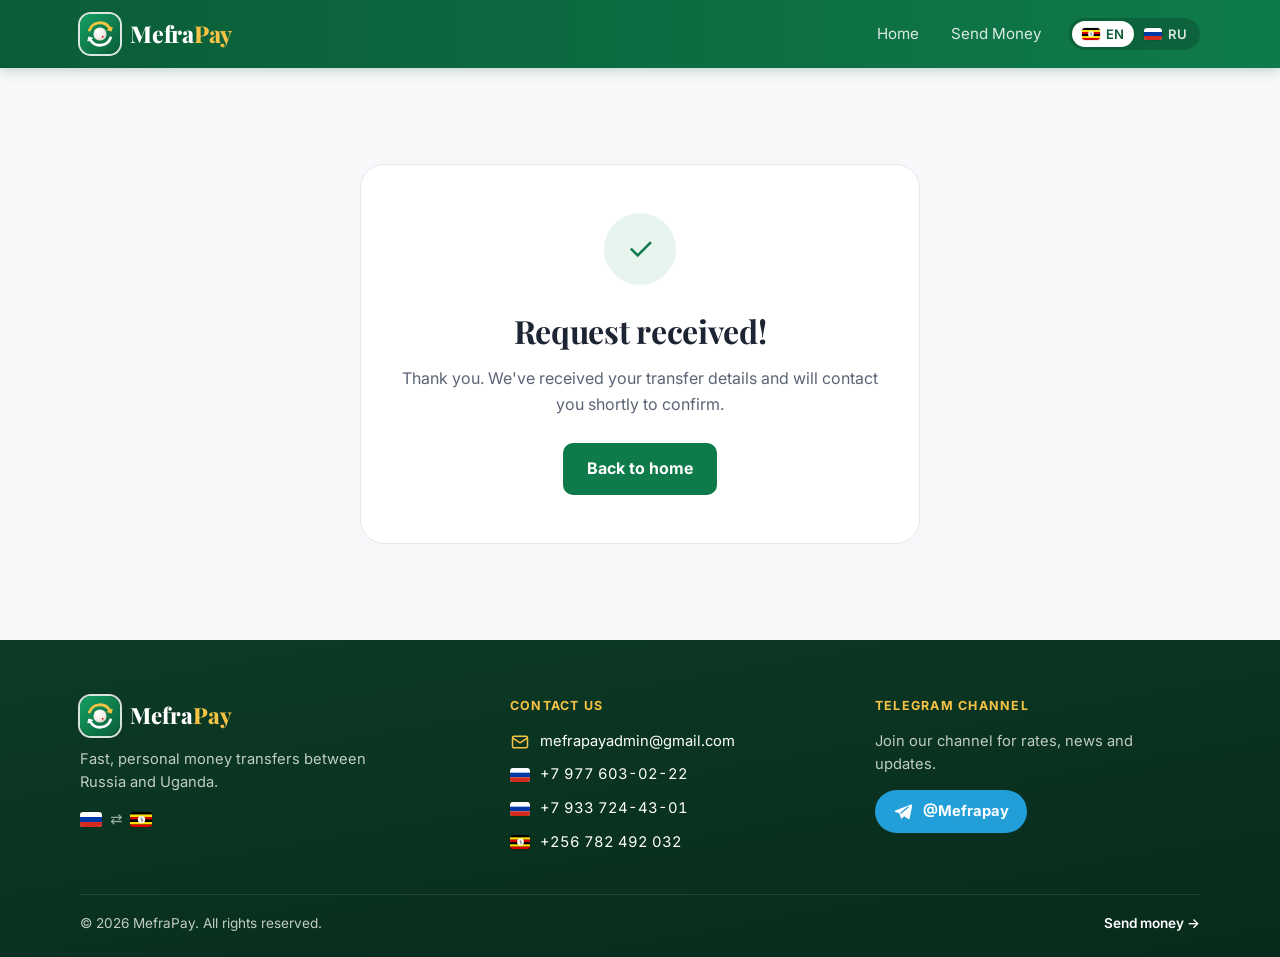
<file: thanks.html>
<!DOCTYPE html>
<html lang="en">
<head>
  <meta charset="UTF-8">
  <meta name="viewport" content="width=device-width, initial-scale=1.0">
  <title data-i18n="title.thanks">Request Received – MefraPay</title>
  <link rel="preconnect" href="https://fonts.googleapis.com">
  <link rel="preconnect" href="https://fonts.gstatic.com" crossorigin>
  <link href="https://fonts.googleapis.com/css2?family=Inter:wght@400;500;600;700&family=Playfair+Display:wght@600;700;800&display=swap" rel="stylesheet">
  <link rel="icon" type="image/svg+xml" href="images/logo.svg">
  <link rel="stylesheet" href="styles.css">
</head>
<body>
  <header class="site-header">
    <div class="container">
      <a href="index.html" class="logo"><img src="images/logo.svg" alt="" class="logo-mark"><span class="name">Mefra<span class="accent">Pay</span></span></a>
      <div class="header-right">
        <nav class="nav">
          <a href="index.html" class="home-link" data-i18n="nav.home">Home</a>
          <a href="send.html" data-i18n="nav.send">Send Money</a>
        </nav>
        <div class="lang-switch" role="group" aria-label="Language / Язык">
          <button type="button" data-lang="en"><img src="images/flag-ug.svg" alt="" class="flag">EN</button>
          <button type="button" data-lang="ru"><img src="images/flag-ru.svg" alt="" class="flag">RU</button>
        </div>
      </div>
    </div>
  </header>

  <main class="thanks">
    <div class="container">
      <div class="card">
        <div class="check">✓</div>
        <h1 data-i18n="thanks.title">Request received!</h1>
        <p data-i18n="thanks.text">Thank you. We've received your transfer details and will contact you shortly to confirm.</p>
        <a href="index.html" class="btn btn-primary" data-i18n="thanks.back">Back to home</a>
      </div>
    </div>
  </main>

  <footer class="site-footer">
    <div class="container footer-grid">
      <div class="footer-col">
        <a href="index.html" class="footer-logo"><img src="images/logo.svg" alt="" class="logo-mark"><span>Mefra<span class="accent">Pay</span></span></a>
        <p data-i18n="footer.tagline">Fast, personal money transfers between Russia and Uganda.</p>
        <span class="footer-flags" aria-label="Russia and Uganda"><img src="images/flag-ru.svg" alt="Russia" class="flag"><span aria-hidden="true">⇄</span><img src="images/flag-ug.svg" alt="Uganda" class="flag"></span>
      </div>

      <div class="footer-col">
        <h4 data-i18n="footer.contact">Contact us</h4>
        <ul class="contact-list">
          <li>
            <svg class="ico" viewBox="0 0 24 24" aria-hidden="true"><rect x="3" y="5" width="18" height="14" rx="2"/><path d="M3 7l9 6 9-6"/></svg>
            <a href="mailto:mefrapayadmin@gmail.com">mefrapayadmin@gmail.com</a>
          </li>
          <li><img src="images/flag-ru.svg" alt="Russia" class="flag"><a href="tel:+79776030222">+7 977 603-02-22</a></li>
          <li><img src="images/flag-ru.svg" alt="Russia" class="flag"><a href="tel:+79337244301">+7 933 724-43-01</a></li>
          <li><img src="images/flag-ug.svg" alt="Uganda" class="flag"><a href="tel:+256782492032">+256 782 492 032</a></li>
        </ul>
      </div>

      <div class="footer-col">
        <h4 data-i18n="footer.telegram">Telegram channel</h4>
        <p data-i18n="footer.join">Join our channel for rates, news and updates.</p>
        <a class="tg-btn" href="https://t.me/Mefrapay" target="_blank" rel="noopener">
          <svg viewBox="0 0 24 24" aria-hidden="true"><path d="M21.6 4.1 2.9 11.3c-.9.4-.9 1.6 0 1.9l4.6 1.5 1.8 5.5c.2.7 1.1.9 1.6.4l2.6-2.4 4.8 3.5c.6.5 1.5.1 1.7-.6l3-15.4c.2-.9-.7-1.6-1.4-1.6Z" fill="currentColor"/><path d="M9.5 14.5 18 7.5" stroke="#229ED9" stroke-width="1.6" stroke-linecap="round"/></svg>
          @Mefrapay
        </a>
      </div>
    </div>

    <div class="container footer-bottom">
      <span>© <span id="year"></span> MefraPay. <span data-i18n="footer.rights">All rights reserved.</span></span>
      <a href="send.html" data-i18n="footer.send">Send money →</a>
    </div>
  </footer>

  <script src="i18n.js"></script>
  <script>document.getElementById('year').textContent = new Date().getFullYear();</script>
</body>
</html>
</file>
<file: styles.css>
:root {
  --green: #0f7b4a;
  --green-dark: #0a5c37;
  --yellow: #f6c344;
  --red: #d64541;
  --ink: #1d2433;
  --muted: #5b6475;
  --bg: #f7f8fa;
  --card: #ffffff;
  --line: #e3e6ec;
  --radius: 14px;
  --serif: "Playfair Display", Georgia, "Times New Roman", serif;
  --sans: "Inter", system-ui, -apple-system, "Segoe UI", Roboto, sans-serif;
}

* { box-sizing: border-box; margin: 0; padding: 0; }
[hidden] { display: none !important; }

body {
  font-family: var(--sans);
  color: var(--ink);
  background: var(--bg);
  line-height: 1.6;
}

h1, h2, h3, .logo { font-family: var(--serif); letter-spacing: -.01em; }

img { max-width: 100%; display: block; }
a { color: var(--green); }

.container { width: min(1120px, 100% - 32px); margin-inline: auto; }

.flag {
  display: inline-block; width: 22px; height: 15px; border-radius: 3px;
  box-shadow: 0 0 0 1px rgba(0,0,0,.08); object-fit: cover; flex-shrink: 0;
}
.flag.lg { width: 48px; height: 32px; border-radius: 5px; }

/* ---------- Header (green top bar) ---------- */
.site-header {
  background: linear-gradient(90deg, var(--green-dark), var(--green));
  position: sticky; top: 0; z-index: 10;
  box-shadow: 0 2px 12px rgba(10, 92, 55, .25);
}
.site-header .container {
  display: flex; align-items: center; justify-content: space-between; gap: 12px;
  height: 68px;
}
.logo {
  display: flex; align-items: center; gap: 10px;
  font-weight: 800; font-size: 1.45rem; color: #fff; text-decoration: none;
}
.logo-mark { width: 40px; height: 40px; border-radius: 11px; box-shadow: 0 0 0 2px rgba(255,255,255,.85); }
.logo .accent { color: var(--yellow); }

.header-right { display: flex; align-items: center; gap: 14px; }
.nav { display: flex; gap: 4px; }
.nav a {
  text-decoration: none; color: rgba(255,255,255,.85); font-weight: 400; font-size: .95rem;
  padding: 8px 14px; border-radius: 8px; white-space: nowrap;
}
.nav a:hover { color: #fff; background: rgba(255,255,255,.12); }
.nav a.active { color: #fff; background: rgba(255,255,255,.2); }

.lang-switch {
  display: flex; background: rgba(0,0,0,.18); border-radius: 999px; padding: 3px;
}
.lang-switch button {
  display: flex; align-items: center; gap: 6px;
  font: 600 .82rem var(--sans); color: rgba(255,255,255,.85);
  background: transparent; border: 0; border-radius: 999px; padding: 5px 10px; cursor: pointer;
}
.lang-switch button .flag { width: 18px; height: 12px; }
.lang-switch button[aria-pressed="true"] { background: #fff; color: var(--green-dark); }
.lang-switch button:focus-visible { outline: 2px solid var(--yellow); }

/* ---------- Buttons ---------- */
.btn {
  display: inline-flex; align-items: center; justify-content: center; gap: 8px;
  text-decoration: none; font-weight: 700;
  padding: 13px 24px; border-radius: 10px; border: 0; cursor: pointer;
  font-size: 1rem; font-family: var(--sans); transition: transform .1s, background .2s;
}
.btn:active { transform: translateY(1px); }
.btn-primary { background: var(--green); color: #fff; }
.btn-primary:hover { background: var(--green-dark); }
.btn-ghost { background: transparent; color: var(--ink); border: 2px solid var(--line); }
.btn-ghost:hover { border-color: var(--green); color: var(--green); }

/* ---------- Hero ---------- */
.hero { padding: 72px 0 90px; }
.hero .container {
  display: grid; grid-template-columns: 1.05fr 1fr; gap: 48px; align-items: center;
}
.eyebrow {
  display: inline-flex; align-items: center; gap: 8px;
  background: #fff6dc; color: #8a6400;
  font-weight: 700; font-size: .85rem; padding: 6px 12px; border-radius: 999px;
  margin-bottom: 18px;
}
.hero h1 { font-size: clamp(2.1rem, 4.6vw, 3.4rem); line-height: 1.12; margin-bottom: 18px; }
.hero h1 span { color: var(--green); font-style: italic; }
.hero p.lead { font-size: 1.12rem; color: var(--muted); margin-bottom: 30px; max-width: 520px; }
.hero-actions { display: flex; gap: 12px; flex-wrap: wrap; }
.hero-art {
  background: linear-gradient(160deg, #e8f4ee, #fff6dc);
  border-radius: 24px; padding: 24px;
}

/* ---------- Sections ---------- */
.section { padding: 64px 0; }

/* ---------- How it works ---------- */
.how {
  background: var(--card);
  border-block: 1px solid var(--line);
  padding: 80px 0;
  margin-bottom: 64px;
}
.how-grid { display: grid; grid-template-columns: 0.85fr 1.15fr; gap: 64px; align-items: start; }
.how-intro { position: sticky; top: 100px; }
.how-intro h2 { font-size: clamp(1.8rem, 3.5vw, 2.5rem); line-height: 1.2; margin-bottom: 14px; }
.how-intro p { color: var(--muted); font-size: 1.05rem; margin-bottom: 20px; }
.how-art { margin-top: 36px; width: 100%; max-width: 360px; border-radius: 20px; }
.how-badges { display: flex; flex-wrap: wrap; gap: 8px; margin-bottom: 28px; }
.how-badges span {
  background: #e8f4ee; color: var(--green-dark); font-weight: 600; font-size: .88rem;
  padding: 6px 12px; border-radius: 999px;
}

.timeline { list-style: none; position: relative; display: grid; gap: 22px; }
.timeline::before {
  content: ""; position: absolute; left: 25px; top: 30px; bottom: 30px; width: 2px;
  background: repeating-linear-gradient(to bottom, var(--green) 0 6px, transparent 6px 12px);
  opacity: .35;
}
.tl-step { display: grid; grid-template-columns: 52px 1fr; gap: 20px; position: relative; }
.tl-icon {
  width: 52px; height: 52px; border-radius: 16px; background: var(--card);
  border: 2px solid var(--green); display: grid; place-items: center;
  position: relative; z-index: 1; box-shadow: 0 0 0 6px var(--card);
}
.tl-icon svg { width: 24px; height: 24px; fill: none; stroke: var(--green); stroke-width: 2; stroke-linecap: round; stroke-linejoin: round; }
.tl-icon.done { background: var(--green); }
.tl-icon.done svg { stroke: #fff; stroke-width: 2.6; }

.tl-card {
  background: var(--bg); border: 1px solid var(--line); border-radius: 18px; padding: 22px 24px;
  transition: transform .2s, box-shadow .2s, border-color .2s;
}
.tl-step:hover .tl-card { transform: translateY(-3px); box-shadow: 0 12px 30px rgba(20,30,50,.08); border-color: #cfe5d9; }
.tl-label { font-size: .75rem; font-weight: 800; letter-spacing: .08em; text-transform: uppercase; color: var(--green); }
.tl-card h3 { font-size: 1.25rem; margin: 2px 0 6px; }
.tl-card > p { color: var(--muted); margin-bottom: 16px; }

.tl-preview { background: var(--card); border: 1px solid var(--line); border-radius: 12px; padding: 12px 14px; font-size: .9rem; }
.preview-form { display: grid; gap: 6px; }
.pf-row { display: flex; justify-content: space-between; align-items: center; padding: 6px 10px; background: var(--bg); border-radius: 8px; }
.pf-row span { color: var(--muted); }
.pf-row b { display: inline-flex; align-items: center; gap: 6px; }
.pf-row .flag { width: 18px; height: 12px; }
.preview-chat { display: grid; gap: 8px; }
.bubble { max-width: 85%; padding: 8px 12px; border-radius: 14px; line-height: 1.4; }
.bubble.in { background: var(--bg); border-bottom-left-radius: 4px; }
.bubble.out { background: var(--green); color: #fff; justify-self: end; border-bottom-right-radius: 4px; }
.preview-notify { display: flex; align-items: center; gap: 12px; }
.pn-icon img { width: 36px; height: 36px; border-radius: 10px; }
.preview-notify b { display: block; }
.preview-notify span { color: var(--muted); }
.preview-notify time { margin-left: auto; align-self: flex-start; color: var(--muted); font-size: .8rem; }

/* ---------- Direction cards ---------- */
.directions { display: grid; grid-template-columns: 1fr 1fr; gap: 20px; }
.direction {
  border-radius: var(--radius); padding: 32px; color: #fff;
  display: flex; flex-direction: column; gap: 10px;
}
.direction.to { background: linear-gradient(135deg, var(--green), var(--green-dark)); }
.direction.from { background: linear-gradient(135deg, #a86f06, #7a5004); }
.direction h3 { font-size: 1.5rem; }
.direction p { opacity: .9; flex: 1; }
.direction .btn { align-self: flex-start; background: #fff; color: var(--ink); margin-top: 8px; }
.route-chip {
  align-self: flex-start; display: inline-flex; align-items: center; gap: 8px;
  background: rgba(255,255,255,.14); padding: 5px 12px; border-radius: 999px;
  font-weight: 700; font-size: .85rem; letter-spacing: .03em;
}

/* ---------- Form page ---------- */
.form-page { padding: 40px 0 64px; }
.form-layout {
  display: grid; grid-template-columns: 0.8fr 1.2fr;
  max-width: 1000px; margin-inline: auto;
  background: var(--card); border: 1px solid var(--line);
  border-radius: 22px; overflow: hidden;
  box-shadow: 0 10px 40px rgba(20, 30, 50, .06);
}
.form-aside {
  background: linear-gradient(170deg, var(--green), var(--green-dark));
  color: #fff; padding: 32px 28px; display: flex; flex-direction: column; gap: 16px;
}
.aside-flags { display: flex; align-items: center; gap: 10px; font-size: 1.3rem; }
.form-aside h2 { font-size: 1.55rem; line-height: 1.25; }
.form-aside p { opacity: .9; font-size: .95rem; }
.form-aside ul { list-style: none; display: grid; gap: 8px; font-size: .95rem; }
.form-aside li::before { content: "✓"; margin-right: 10px; color: var(--yellow); font-weight: 800; }
.form-aside .art { margin-top: auto; background: rgba(255,255,255,.08); border-radius: 16px; padding: 14px; }

.form-main { padding: 28px 32px; }
.form-main h1 { font-size: 1.6rem; margin-bottom: 2px; }
.form-main > p { color: var(--muted); font-size: .9rem; margin-bottom: 16px; }

.toggle {
  display: grid; grid-template-columns: 1fr 1fr; gap: 6px;
  background: var(--bg); padding: 4px; border-radius: 10px; margin-bottom: 18px;
}
.toggle input { position: absolute; opacity: 0; pointer-events: none; }
.toggle label {
  display: flex; align-items: center; justify-content: center; gap: 8px;
  padding: 8px; border-radius: 8px; cursor: pointer;
  font-weight: 600; font-size: .9rem; color: var(--muted); transition: all .15s;
}
.toggle label .flag { width: 18px; height: 12px; }
.toggle input:checked + label { background: var(--card); color: var(--green); box-shadow: 0 2px 8px rgba(0,0,0,.08); }
.toggle input:focus-visible + label { outline: 2px solid var(--yellow); }

fieldset { border: 0; margin-bottom: 14px; }
legend {
  font-weight: 700; font-size: .72rem; text-transform: uppercase; letter-spacing: .08em;
  color: var(--green); margin-bottom: 8px;
}
.grid-2 { display: grid; grid-template-columns: 1fr 1fr; gap: 0 12px; }
.field { display: flex; flex-direction: column; gap: 3px; margin-bottom: 10px; min-width: 0; }
.field label { font-weight: 500; font-size: .85rem; }
.field label .opt { color: var(--muted); font-weight: 400; }
.field input, .field select {
  font: inherit; font-size: .92rem; height: 38px; padding: 0 11px;
  border: 1.5px solid var(--line); border-radius: 8px;
  background: #fff; color: var(--ink); width: 100%;
}
.field input:focus, .field select:focus {
  outline: none; border-color: var(--green); box-shadow: 0 0 0 3px rgba(15,123,74,.15);
}
.amount-row { display: grid; grid-template-columns: 1fr 92px; gap: 6px; }

.consent { display: flex; gap: 10px; align-items: flex-start; margin: 4px 0 16px; color: var(--muted); font-size: .85rem; line-height: 1.45; }
.consent input { margin-top: 2px; accent-color: var(--green); }
.form-main .btn { width: 100%; padding: 12px; }

/* ---------- Thank you ---------- */
.thanks { padding: 96px 0; text-align: center; }
.thanks .card {
  max-width: 560px; margin: 0 auto; background: var(--card);
  border: 1px solid var(--line); border-radius: 24px; padding: 48px 32px;
}
.thanks .check {
  width: 72px; height: 72px; border-radius: 50%; background: #e8f4ee; color: var(--green);
  display: grid; place-items: center; font-size: 2rem; margin: 0 auto 20px;
}
.thanks h1 { margin-bottom: 10px; }
.thanks p { color: var(--muted); margin-bottom: 26px; }

/* ---------- Footer ---------- */
.site-footer {
  background: linear-gradient(170deg, #0c3b26, #082a1b);
  color: rgba(255,255,255,.75); font-size: .92rem; margin-top: 0;
}
.footer-grid {
  display: grid; grid-template-columns: 1.2fr 1fr 1fr; gap: 40px;
  padding: 56px 0 40px;
}
.footer-col h4 {
  font-family: var(--sans); font-size: .78rem; font-weight: 700; letter-spacing: .1em;
  text-transform: uppercase; color: var(--yellow); margin-bottom: 14px;
}
.footer-col p { margin-bottom: 14px; line-height: 1.55; max-width: 300px; }
.footer-logo {
  display: inline-flex; align-items: center; gap: 10px; margin-bottom: 12px;
  font-family: var(--serif); font-weight: 800; font-size: 1.4rem; color: #fff; text-decoration: none;
}
.footer-logo .accent { color: var(--yellow); }
.footer-flags { display: inline-flex; align-items: center; gap: 8px; color: rgba(255,255,255,.6); }

.contact-list { list-style: none; display: grid; gap: 10px; }
.contact-list li { display: flex; align-items: center; gap: 10px; }
.contact-list a { color: #fff; text-decoration: none; font-variant-numeric: tabular-nums; word-break: break-all; }
.contact-list a:hover { color: var(--yellow); }
.contact-list .flag { width: 20px; height: 14px; }
.contact-list .ico { width: 20px; height: 20px; fill: none; stroke: var(--yellow); stroke-width: 1.8; stroke-linejoin: round; flex-shrink: 0; }

.tg-btn {
  display: inline-flex; align-items: center; gap: 10px;
  background: #229ED9; color: #fff; text-decoration: none; font-weight: 700;
  padding: 10px 18px; border-radius: 999px; transition: background .2s, transform .1s;
}
.tg-btn:hover { background: #1c8cc2; }
.tg-btn:active { transform: translateY(1px); }
.tg-btn svg { width: 20px; height: 20px; }

.footer-bottom {
  display: flex; justify-content: space-between; flex-wrap: wrap; gap: 10px;
  border-top: 1px solid rgba(255,255,255,.1); padding: 18px 0 22px; font-size: .85rem;
}
.footer-bottom a { color: #fff; text-decoration: none; font-weight: 600; }
.footer-bottom a:hover { color: var(--yellow); }

@media (max-width: 860px) {
  .footer-grid { grid-template-columns: 1fr 1fr; }
  .footer-grid .footer-col:first-child { grid-column: 1 / -1; }
}
@media (max-width: 560px) {
  .footer-grid { grid-template-columns: 1fr; gap: 30px; padding-top: 44px; }
}

/* ---------- Responsive ---------- */
@media (max-width: 860px) {
  .hero .container, .form-layout, .directions { grid-template-columns: 1fr; }
  .hero { padding-top: 40px; }
  .form-aside .art { max-width: 300px; width: 100%; margin: 4px auto 0; }
  .how { padding: 56px 0; }
  .how-grid { grid-template-columns: 1fr; gap: 36px; }
  .how-intro { position: static; }
  .how-art { display: none; }
}
@media (max-width: 560px) {
  .grid-2 { grid-template-columns: 1fr; }
  .form-main { padding: 22px 18px; }
  .nav a { padding: 5px 6px; font-size: .78rem; }
  .nav .home-link { display: none; }
  .header-right { gap: 4px; }
  .logo { gap: 6px; font-size: 1.05rem; white-space: nowrap; }
  .logo-mark { width: 34px; height: 34px; }
  .lang-switch button { gap: 0; padding: 5px 6px; }
  .lang-switch button .flag { display: none; }
  .tl-step { grid-template-columns: 40px 1fr; gap: 14px; }
  .tl-icon { width: 40px; height: 40px; border-radius: 12px; }
  .tl-icon svg { width: 20px; height: 20px; }
  .timeline::before { left: 19px; }
  .tl-card { padding: 18px; }
  .hero-actions .btn { width: 100%; }
}

/* ---------- Submit button loading state ---------- */
.spinner {
  display: none; width: 16px; height: 16px; border-radius: 50%;
  border: 2.5px solid rgba(255,255,255,.4); border-top-color: #fff;
  animation: spin .7s linear infinite;
}
.btn.loading .spinner { display: inline-block; }
.btn:disabled { opacity: .85; cursor: wait; }
@keyframes spin { to { transform: rotate(360deg); } }

/* ---------- Success screen (replaces the form after sending) ---------- */
.form-main.done > h1,
.form-main.done > p,
.form-main.done > form { display: none; }

.success { text-align: center; outline: none; animation: pop .35s ease-out; }
@keyframes pop { from { opacity: 0; transform: translateY(8px); } to { opacity: 1; transform: none; } }

.success-badge {
  width: 68px; height: 68px; margin: 4px auto 14px; border-radius: 50%;
  background: var(--green); display: grid; place-items: center;
  box-shadow: 0 0 0 8px #e8f4ee;
}
.success-badge svg { width: 32px; height: 32px; fill: none; stroke: #fff; stroke-width: 2.8; stroke-linecap: round; stroke-linejoin: round; }
.success h1 { font-size: 1.7rem; margin-bottom: 6px; }
.ok-text { color: var(--muted); max-width: 420px; margin: 0 auto 18px; }

.ref-box {
  display: flex; align-items: center; justify-content: space-between; gap: 12px;
  background: #fff6dc; border: 1px dashed #e0b84a; border-radius: 12px;
  padding: 10px 14px; text-align: left; margin-bottom: 14px;
}
.ref-box span { display: block; font-size: .75rem; text-transform: uppercase; letter-spacing: .08em; color: #8a6400; font-weight: 700; }
.ref-box strong { font-size: 1.15rem; letter-spacing: .04em; font-variant-numeric: tabular-nums; }
.copy-btn {
  font: 600 .82rem var(--sans); background: #fff; color: #8a6400;
  border: 1px solid #e0b84a; border-radius: 8px; padding: 6px 12px; cursor: pointer; white-space: nowrap;
}
.copy-btn:hover { background: #fffaf0; }

.ok-summary {
  border: 1px solid var(--line); border-radius: 12px; overflow: hidden;
  text-align: left; margin-bottom: 20px; font-size: .92rem;
}
.ok-summary div { display: flex; justify-content: space-between; gap: 12px; padding: 8px 14px; }
.ok-summary div:nth-child(odd) { background: var(--bg); }
.ok-summary dt { color: var(--muted); }
.ok-summary dd { font-weight: 600; text-align: right; display: inline-flex; align-items: center; gap: 6px; }
.ok-summary .flag { width: 18px; height: 12px; }

.success h3 { font-size: 1.1rem; text-align: left; margin-bottom: 8px; }
.ok-next { list-style: none; counter-reset: n; text-align: left; display: grid; gap: 8px; margin-bottom: 14px; }
.ok-next li { counter-increment: n; display: flex; align-items: center; gap: 10px; font-size: .92rem; }
.ok-next li::before {
  content: counter(n); flex-shrink: 0; width: 24px; height: 24px; border-radius: 50%;
  background: #e8f4ee; color: var(--green); font-weight: 700; font-size: .8rem;
  display: grid; place-items: center;
}
.ok-keep { color: var(--muted); font-size: .85rem; text-align: left; margin-bottom: 20px; }
.ok-actions { display: grid; grid-template-columns: 1fr 1fr; gap: 10px; }
.form-main .ok-actions .btn { width: 100%; padding: 11px; }
@media (max-width: 560px) { .ok-actions { grid-template-columns: 1fr; } }

/* ---------- Converter band (home page) ---------- */
.converter-band {
  position: relative; overflow: hidden;
  background:
    radial-gradient(circle at 15% 20%, rgba(246,195,68,.18), transparent 40%),
    radial-gradient(circle at 85% 90%, rgba(255,255,255,.10), transparent 45%),
    linear-gradient(160deg, var(--green), var(--green-dark));
  padding: 72px 0 80px;
}
.converter-band::before {
  content: ""; position: absolute; inset: 0; pointer-events: none;
  background-image: radial-gradient(rgba(255,255,255,.10) 1.2px, transparent 1.2px);
  background-size: 22px 22px;
}
.converter-band .container { position: relative; }
.conv-head { text-align: center; max-width: 640px; margin: 0 auto 32px; color: #fff; }
.conv-head h2 { font-size: clamp(1.9rem, 4vw, 2.7rem); line-height: 1.15; margin-bottom: 10px; }
.conv-head p { color: rgba(255,255,255,.85); font-size: 1.05rem; }

.cx-card {
  max-width: 900px; margin: 0 auto; background: var(--card);
  border-radius: 26px; padding: 28px;
  box-shadow: 0 30px 60px rgba(5, 40, 24, .35);
}
.cx-row { display: grid; grid-template-columns: 1fr auto 1fr; align-items: center; }

.cx-panel {
  background: var(--bg); border: 1.5px solid var(--line); border-radius: 18px;
  padding: 16px 20px 12px; transition: border-color .15s, box-shadow .15s;
}
.cx-panel:focus-within { border-color: var(--green); box-shadow: 0 0 0 4px rgba(15,123,74,.12); }
.cx-panel.receive { background: #f1f9f4; border-color: #cfe5d9; }
.cx-top { display: flex; justify-content: space-between; align-items: center; gap: 10px; }
.cx-top label { font-size: .78rem; font-weight: 700; letter-spacing: .07em; text-transform: uppercase; color: var(--muted); }
.cx-cur { display: flex; align-items: center; gap: 8px; text-align: right; }
.cx-cur b { display: block; font-size: .95rem; line-height: 1.1; }
.cx-cur small { display: block; font-size: .72rem; color: var(--muted); line-height: 1.2; }
.round-flag {
  width: 30px; height: 30px; border-radius: 50%; object-fit: cover;
  box-shadow: 0 0 0 2px #fff, 0 2px 6px rgba(0,0,0,.15);
}
.cx-input {
  width: 100%; border: 0; outline: none; background: transparent;
  font: 800 2.1rem var(--sans); color: var(--ink); padding: 6px 0 2px;
  font-variant-numeric: tabular-nums; letter-spacing: -.02em;
}
.cx-panel.receive .cx-input { color: var(--green-dark); }

.cx-swap {
  width: 54px; height: 54px; margin: 0 -10px; position: relative; z-index: 1;
  border-radius: 50%; border: 5px solid var(--card); background: var(--green); cursor: pointer;
  display: grid; place-items: center; box-shadow: 0 6px 16px rgba(15,123,74,.35);
  transition: transform .45s cubic-bezier(.5,1.6,.4,1), background .2s;
}
.cx-swap:hover { background: var(--green-dark); }
.cx-swap.flipped { transform: rotate(180deg); }
.cx-swap svg {
  width: 22px; height: 22px; fill: none; stroke: #fff; stroke-width: 2.4;
  stroke-linecap: round; stroke-linejoin: round; transform: rotate(90deg);
}
.cx-swap:focus-visible { outline: 3px solid var(--yellow); outline-offset: 2px; }

.cx-bar {
  display: flex; flex-wrap: wrap; align-items: center; gap: 6px 10px;
  margin-top: 18px; padding: 10px 16px; border-radius: 12px;
  background: #fff6dc; font-size: .9rem;
}
.cx-live { display: inline-flex; align-items: center; gap: 7px; color: #8a6400; font-weight: 600; }
.dot {
  width: 8px; height: 8px; border-radius: 50%; background: var(--green);
  box-shadow: 0 0 0 0 rgba(15,123,74,.5); animation: pulse 1.8s infinite;
}
.dot.off { background: #e0a800; animation: none; }
@keyframes pulse { 70% { box-shadow: 0 0 0 7px rgba(15,123,74,0); } 100% { box-shadow: 0 0 0 0 rgba(15,123,74,0); } }
.cx-updated { margin-left: auto; color: var(--muted); font-size: .82rem; }

.cx-chips { display: flex; flex-wrap: wrap; gap: 8px; margin-top: 14px; }
.chip {
  font: 600 .85rem var(--sans); color: var(--ink); background: #fff;
  border: 1.5px solid var(--line); border-radius: 999px; padding: 6px 14px; cursor: pointer;
  transition: all .15s;
}
.chip:hover { border-color: var(--green); color: var(--green); }
.chip.on { background: var(--green); border-color: var(--green); color: #fff; }

.cx-foot { display: flex; align-items: center; justify-content: space-between; gap: 18px; margin-top: 20px; }
.cx-foot p { color: var(--muted); font-size: .82rem; max-width: 400px; line-height: 1.45; }
.btn-accent { background: var(--yellow); color: var(--ink); white-space: nowrap; }
.btn-accent:hover { background: #ecb52c; }

@media (max-width: 760px) {
  .converter-band { padding: 56px 0 60px; }
  .cx-card { padding: 18px; border-radius: 20px; }
  .cx-row { grid-template-columns: 1fr; }
  .cx-swap { margin: -12px auto; }
  .cx-swap svg { transform: none; }
  .cx-input { font-size: 1.7rem; }
  .cx-foot { flex-direction: column; align-items: stretch; }
  .cx-foot .btn { width: 100%; }
  .cx-updated { margin-left: 0; flex-basis: 100%; }
}

/* ---------- Estimate on the form ---------- */
.estimate {
  display: flex; flex-wrap: wrap; align-items: baseline; gap: 4px 10px;
  background: #f3faf6; border: 1px solid #cfe5d9; border-radius: 10px;
  padding: 8px 12px; margin: 2px 0 4px;
}
.estimate span { font-size: .85rem; color: var(--muted); }
.estimate strong { color: var(--green-dark); font-size: 1.05rem; font-variant-numeric: tabular-nums; }
.estimate small { flex-basis: 100%; color: var(--muted); font-size: .78rem; }


/* ---------- Transfer limits ---------- */
.limit-msg { font-size: .8rem; color: var(--muted); margin: 2px 0 6px; }
.limit-msg.over, .cx-limit.over { color: #c0392b; font-weight: 600; }
.limit-msg.over::before, .cx-limit.over::before { content: "⚠ "; }
.cx-limit { font-size: .85rem; color: var(--muted); margin-top: 10px; }
.btn.disabled { opacity: .5; cursor: not-allowed; }
.dot.still { animation: none; }

/* ---------- Payment details on the success screen ---------- */
.pay-box {
  text-align: left; border: 2px solid var(--green); border-radius: 16px;
  padding: 16px; margin-bottom: 16px; background: #f6fbf8;
}
.pay-head { display: flex; justify-content: space-between; align-items: flex-start; gap: 12px; flex-wrap: wrap; margin-bottom: 12px; }
.pay-head h3 { font-size: 1.15rem; margin: 0; }
.pay-amount { text-align: right; }
.pay-amount span { display: block; font-size: .72rem; text-transform: uppercase; letter-spacing: .08em; color: var(--muted); font-weight: 700; }
.pay-amount strong { font-size: 1.35rem; color: var(--green-dark); font-variant-numeric: tabular-nums; }
.pay-accounts { display: grid; gap: 10px; }
.pay-acct { background: #fff; border: 1px solid var(--line); border-radius: 12px; padding: 12px 14px; }
.pa-head { display: flex; align-items: baseline; gap: 8px; flex-wrap: wrap; }
.pa-head b { font-size: .95rem; }
.pa-head small { color: var(--muted); }
.pa-number { display: flex; align-items: center; justify-content: space-between; flex-wrap: wrap; gap: 6px 10px; margin-top: 6px; }
.pa-number span { font-size: 1.25rem; font-weight: 700; letter-spacing: .03em; font-variant-numeric: tabular-nums; white-space: nowrap; }
.pa-name {
  display: flex; gap: 10px; align-items: flex-start; margin-top: 10px;
  background: #fff6dc; border: 2px solid var(--yellow); border-radius: 10px; padding: 10px 12px;
}
.pa-name-icon {
  flex-shrink: 0; width: 24px; height: 24px; border-radius: 50%; margin-top: 2px;
  background: var(--green); color: #fff; font-weight: 800; font-size: .8rem;
  display: grid; place-items: center;
}
.pa-name-text small {
  display: block; font-size: .7rem; font-weight: 700; letter-spacing: .08em;
  text-transform: uppercase; color: #8a6400;
}
.pa-name-text strong {
  display: block; font-size: 1.2rem; color: var(--ink); text-transform: uppercase;
  letter-spacing: .03em; line-height: 1.3;
}
.pa-name-hint { display: block; font-size: .8rem; color: #6b4e00; margin-top: 2px; line-height: 1.4; }
.pay-comment {
  margin: 12px 0 10px; padding: 8px 12px; border-radius: 10px;
  background: #fff6dc; color: #6b4e00; font-size: .88rem; font-weight: 500;
}
.pay-receipt { font-size: .88rem; color: var(--muted); }
.pay-contacts { display: flex; flex-wrap: wrap; gap: 6px 14px; margin-top: 4px; }
.pay-contacts a { font-weight: 600; text-decoration: none; }
.pay-contacts a:hover { text-decoration: underline; }
.pay-pending {
  background: #fff6dc; border-radius: 12px; padding: 12px 14px; margin-bottom: 16px;
  color: #6b4e00; font-size: .92rem; text-align: left;
}

/* ---------- Converter direction bar + swap hint ---------- */
.cx-route {
  display: flex; align-items: center; justify-content: space-between; gap: 12px; flex-wrap: wrap;
  margin-bottom: 16px;
}
.cx-route-text { display: inline-flex; align-items: center; gap: 8px; font-size: 1rem; }
.cx-route-text .flag { width: 24px; height: 16px; }
.cx-switch {
  display: inline-flex; align-items: center; gap: 8px;
  font: 600 .88rem var(--sans); color: var(--green-dark);
  background: #e8f4ee; border: 1.5px solid #cfe5d9; border-radius: 999px;
  padding: 7px 14px; cursor: pointer; transition: background .15s, border-color .15s;
}
.cx-switch:hover { background: #d9eee2; border-color: var(--green); }
.cx-switch:focus-visible { outline: 3px solid var(--yellow); outline-offset: 2px; }
.cx-switch svg { width: 18px; height: 18px; fill: none; stroke: currentColor; stroke-width: 2.2; stroke-linecap: round; stroke-linejoin: round; }

/* A gentle wiggle on load so people notice the round swap button */
.cx-swap.hint { animation: swap-hint 1.2s ease-in-out 1.2s 2; }
@keyframes swap-hint {
  0%, 100% { transform: rotate(0); }
  25% { transform: rotate(-20deg) scale(1.08); }
  60% { transform: rotate(20deg) scale(1.08); }
}
@media (prefers-reduced-motion: reduce) { .cx-swap.hint { animation: none; } }
@media (max-width: 560px) {
  .cx-switch { flex: 1; justify-content: center; }
  .cx-route-text { flex-basis: 100%; justify-content: center; }
}
</file>
